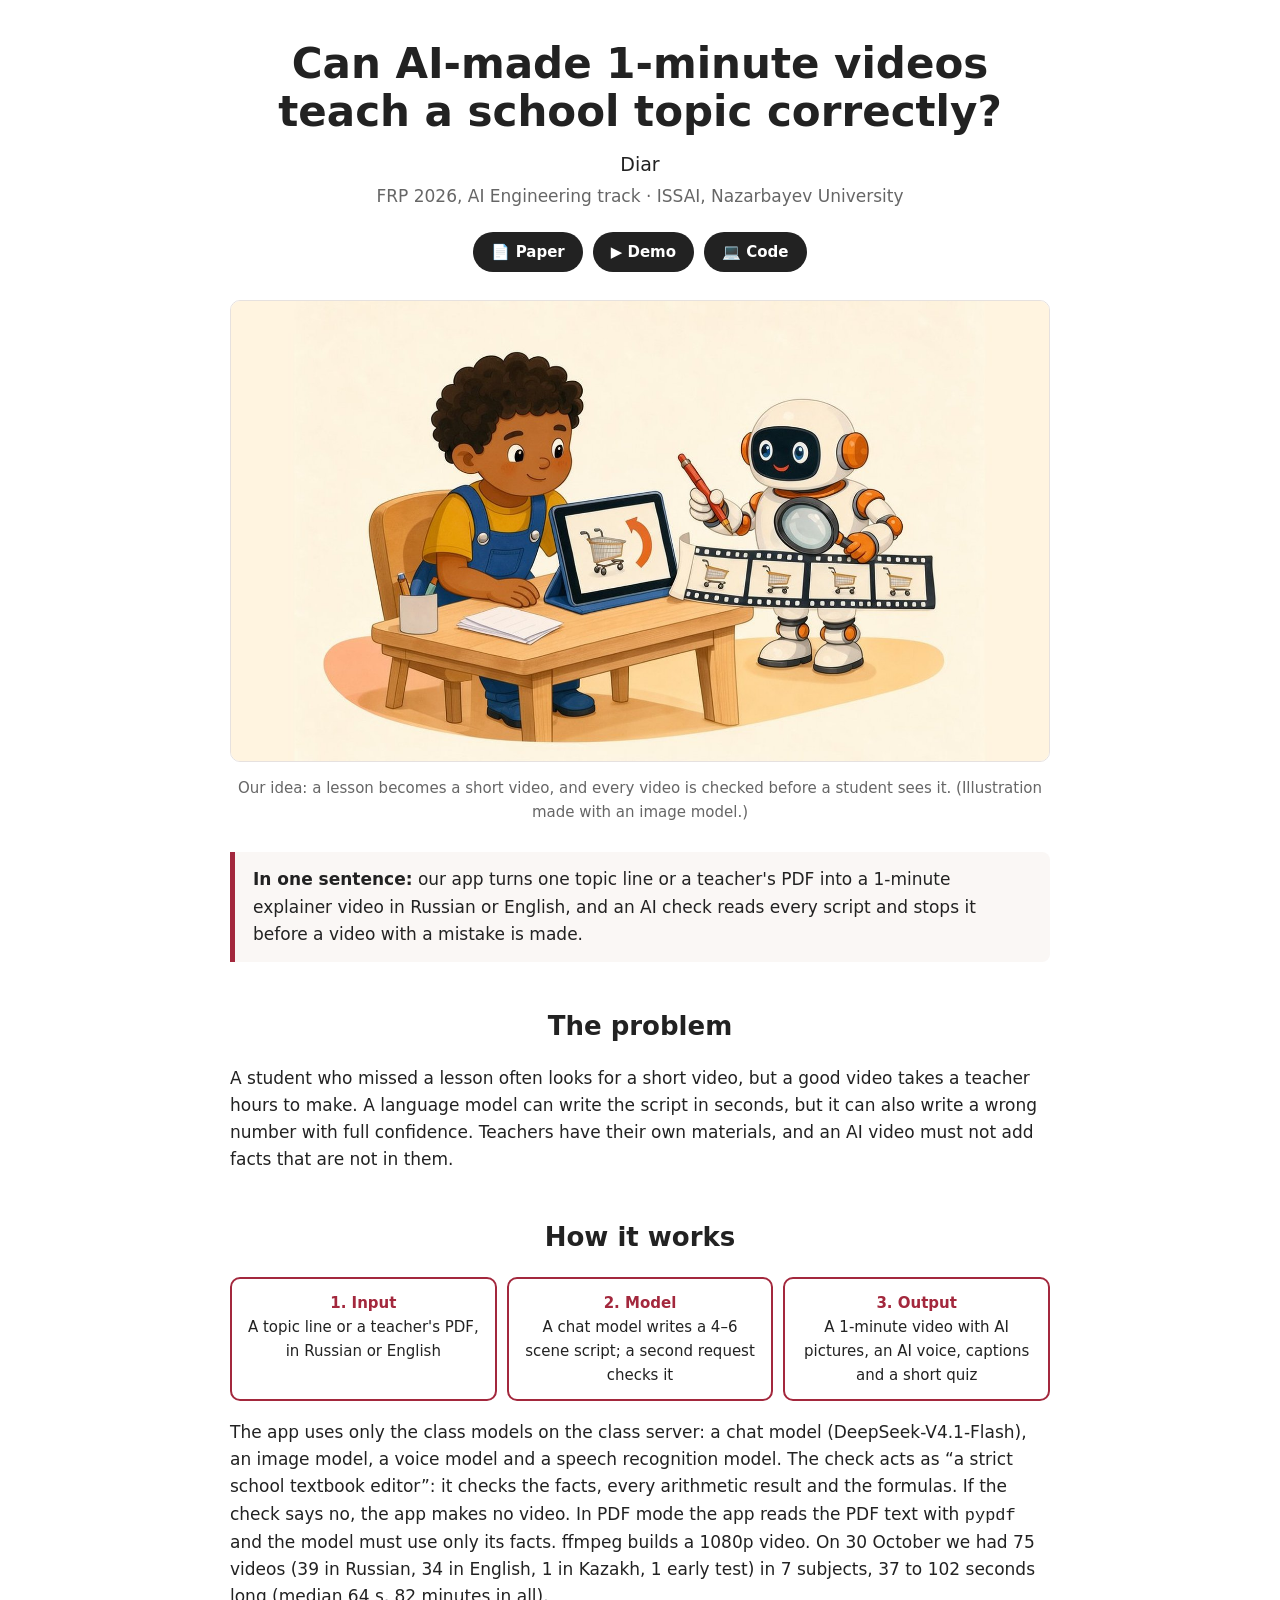
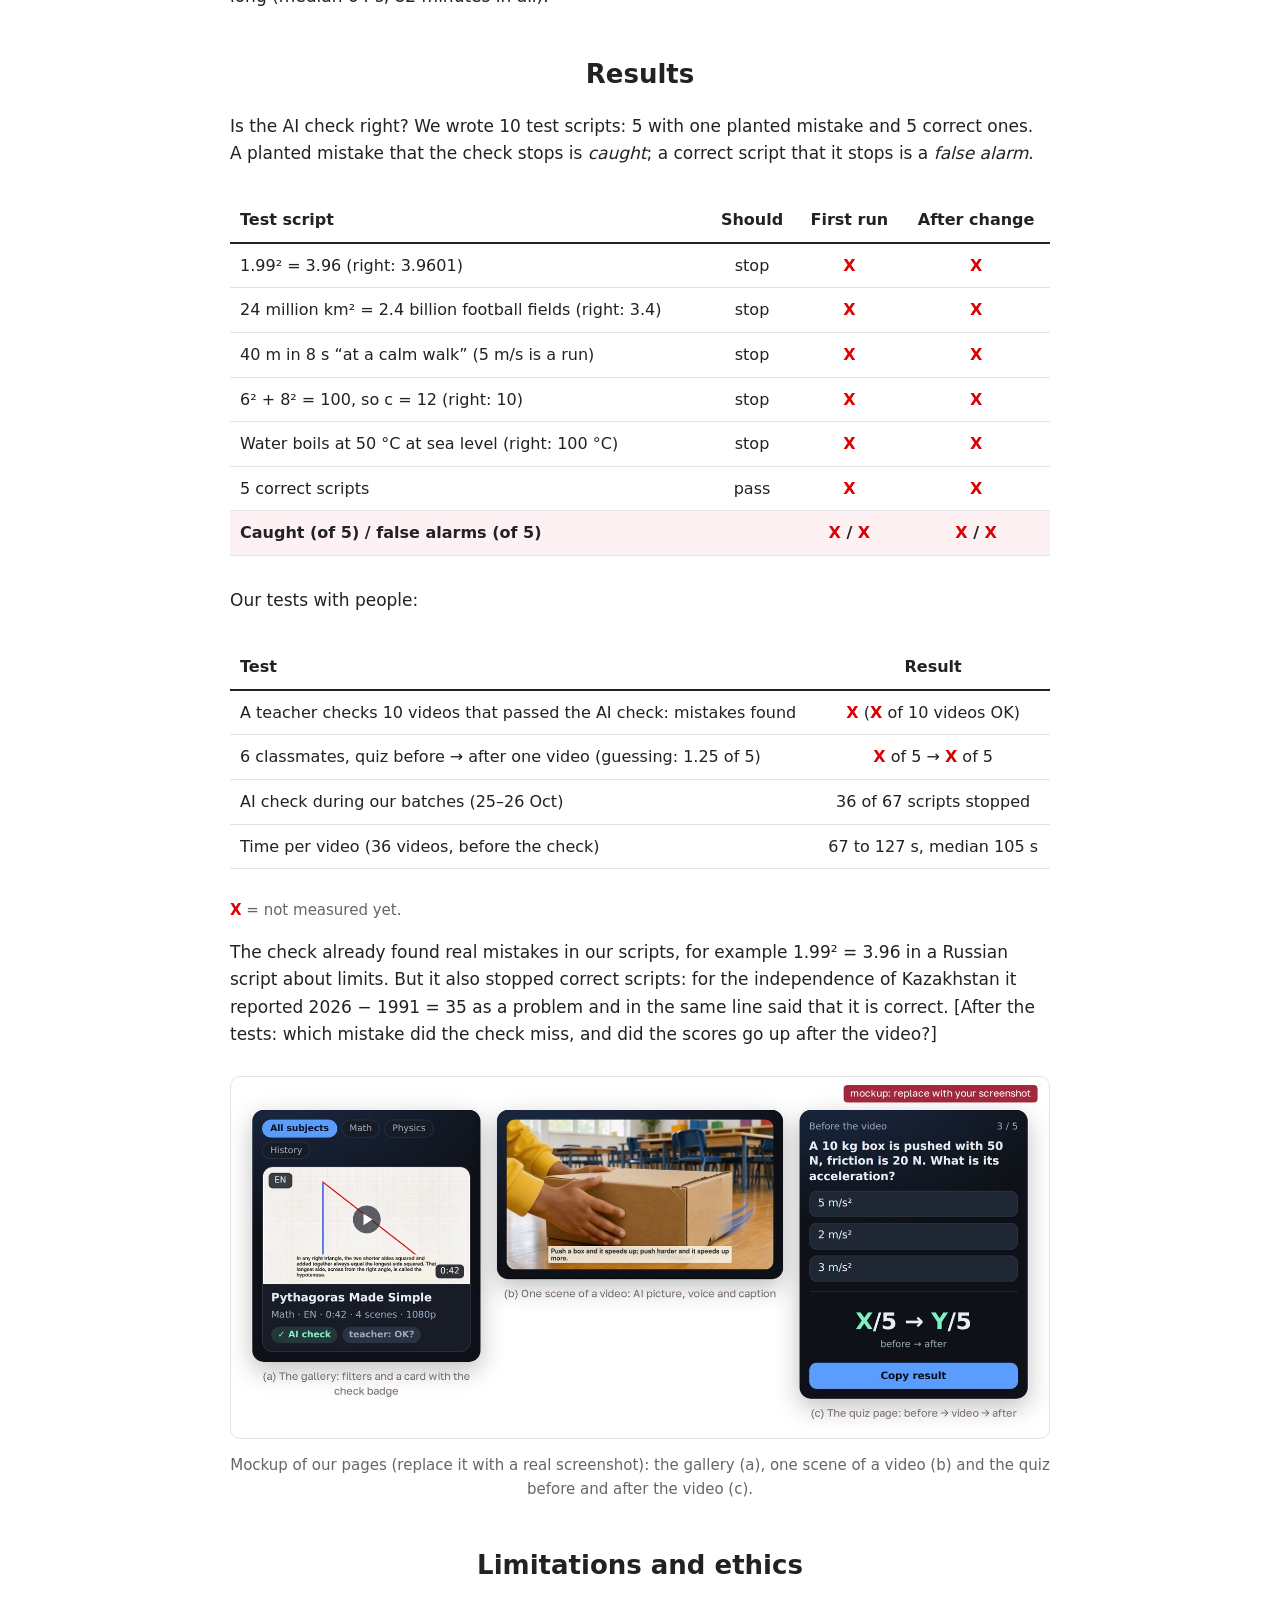
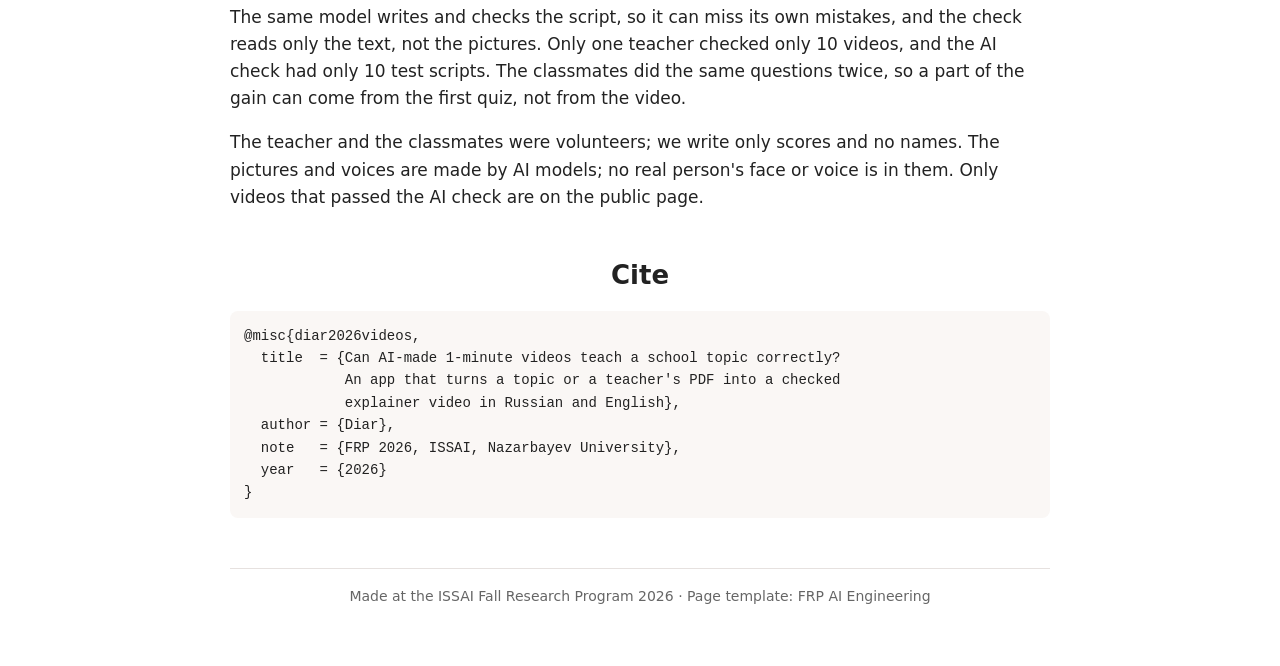
<file: projects/diar-page/index.html>
<!doctype html>
<!-- Our project page (FRP 2026). Filled from our paper kit (diar-paper/main.tex).
     Replace every [link] with a real link. Every red X is a number we have NOT measured yet:
     put in the same number as in our paper, or delete the sentence. Never invent a number.
     images/demo.jpg is a mockup: replace it with a real screenshot of our page (same name).
     Names: use first names only, and only after your mentor says the parents agreed. -->
<html lang="en">
<head>
<meta charset="utf-8">
<meta name="viewport" content="width=device-width, initial-scale=1">
<title>Checked 1-minute school videos — FRP 2026</title>
<meta name="description" content="An app that turns a topic or a teacher's PDF into a checked 1-minute explainer video in Russian and English.">
<style>
  :root { --accent: #A3283D; --ink: #222; --muted: #666; --line: #e6e1df; --soft: #faf7f5; }
  * { box-sizing: border-box; }
  body { margin: 0; font: 17px/1.6 system-ui, -apple-system, "Segoe UI", Roboto, sans-serif; color: var(--ink); background: #fff; }
  main { max-width: 860px; margin: 0 auto; padding: 40px 20px 60px; }
  header { text-align: center; }
  h1 { font-size: clamp(28px, 5vw, 42px); line-height: 1.15; margin: 0 0 12px; }
  .authors { font-size: 19px; } .aff { color: var(--muted); margin-top: 4px; }
  .links { display: flex; flex-wrap: wrap; gap: 10px; justify-content: center; margin: 22px 0 8px; }
  .links a { background: var(--ink); color: #fff; text-decoration: none; padding: 8px 18px; border-radius: 999px; font-weight: 600; font-size: 15px; }
  .links a.soon { background: #bbb; pointer-events: none; }
  figure { margin: 28px 0; } figure img { width: 100%; border-radius: 10px; border: 1px solid var(--line); }
  figcaption { color: var(--muted); font-size: 15px; text-align: center; margin-top: 6px; }
  h2 { font-size: 26px; margin: 44px 0 10px; text-align: center; }
  .tldr { background: var(--soft); border-left: 5px solid var(--accent); padding: 14px 18px; border-radius: 0 8px 8px 0; }
  .steps { display: grid; grid-template-columns: repeat(auto-fit, minmax(150px, 1fr)); gap: 10px; margin: 18px 0; }
  .steps div { border: 2px solid var(--accent); border-radius: 10px; padding: 12px; text-align: center; font-size: 15px; }
  .steps b { display: block; color: var(--accent); }
  table { width: 100%; border-collapse: collapse; font-size: 16px; margin: 14px 0; }
  th, td { padding: 9px 10px; border-bottom: 1px solid var(--line); text-align: center; }
  th { border-bottom: 2px solid var(--ink); } td:first-child, th:first-child { text-align: left; }
  tr.best td { font-weight: 700; background: #fdf1f3; }
  .table-wrap { overflow-x: auto; }
  @media (max-width: 600px) { table { font-size: 13px; } th, td { padding: 7px 3px; } }
  .x { color: #d00; font-weight: 700; }
  .note { color: var(--muted); font-size: 15px; }
  pre { background: var(--soft); padding: 14px; border-radius: 8px; overflow-x: auto; font-size: 14px; }
  footer { color: var(--muted); font-size: 14px; text-align: center; margin-top: 50px; border-top: 1px solid var(--line); padding-top: 16px; }
</style>
</head>
<body>
<main>
  <header>
    <h1>Can AI-made 1-minute videos teach a school topic correctly?</h1>
    <div class="authors">Diar</div>
    <div class="aff">FRP 2026, AI Engineering track · ISSAI, Nazarbayev University</div>
    <div class="links">
      <a href="paper.pdf">📄 Paper</a>
      <a href="https://basiggs.github.io/frp-2026/projects/school-video/pages/?v=2">▶ Demo</a>
      <a href="https://github.com/Basiggs/frp-2026">💻 Code</a>
    </div>
  </header>

  <figure>
    <img src="images/teaser.jpg" alt="A student at a tablet and a robot that checks a film strip with a magnifying glass">
    <figcaption>Our idea: a lesson becomes a short video, and every video is checked before a student sees it. (Illustration made with an image model.)</figcaption>
  </figure>

  <p class="tldr"><b>In one sentence:</b> our app turns one topic line or a teacher's PDF into a 1-minute explainer video in Russian or English, and an AI check reads every script and stops it before a video with a mistake is made.</p>

  <h2>The problem</h2>
  <p>A student who missed a lesson often looks for a short video, but a good video takes a teacher hours to make. A language model can write the script in seconds, but it can also write a wrong number with full confidence. Teachers have their own materials, and an AI video must not add facts that are not in them.</p>

  <h2>How it works</h2>
  <div class="steps">
    <div><b>1. Input</b>A topic line or a teacher's PDF, in Russian or English</div>
    <div><b>2. Model</b>A chat model writes a 4–6 scene script; a second request checks it</div>
    <div><b>3. Output</b>A 1-minute video with AI pictures, an AI voice, captions and a short quiz</div>
  </div>
  <p>The app uses only the class models on the class server: a chat model (DeepSeek-V4.1-Flash), an image model, a voice model and a speech recognition model. The check acts as “a strict school textbook editor”: it checks the facts, every arithmetic result and the formulas. If the check says no, the app makes no video. In PDF mode the app reads the PDF text with <code>pypdf</code> and the model must use only its facts. ffmpeg builds a 1080p video. On 30 October we had 75 videos (39 in Russian, 34 in English, 1 in Kazakh, 1 early test) in 7 subjects, 37 to 102 seconds long (median 64 s, 82 minutes in all).</p>

  <h2>Results</h2>
  <p>Is the AI check right? We wrote 10 test scripts: 5 with one planted mistake and 5 correct ones. A planted mistake that the check stops is <i>caught</i>; a correct script that it stops is a <i>false alarm</i>.</p>
  <div class="table-wrap"><table>
    <tr><th>Test script</th><th>Should</th><th>First run</th><th>After change</th></tr>
    <tr><td>1.99² = 3.96 (right: 3.9601)</td><td>stop</td><td><span class="x">X</span></td><td><span class="x">X</span></td></tr>
    <tr><td>24 million km² = 2.4 billion football fields (right: 3.4)</td><td>stop</td><td><span class="x">X</span></td><td><span class="x">X</span></td></tr>
    <tr><td>40 m in 8 s “at a calm walk” (5 m/s is a run)</td><td>stop</td><td><span class="x">X</span></td><td><span class="x">X</span></td></tr>
    <tr><td>6² + 8² = 100, so c = 12 (right: 10)</td><td>stop</td><td><span class="x">X</span></td><td><span class="x">X</span></td></tr>
    <tr><td>Water boils at 50 °C at sea level (right: 100 °C)</td><td>stop</td><td><span class="x">X</span></td><td><span class="x">X</span></td></tr>
    <tr><td>5 correct scripts</td><td>pass</td><td><span class="x">X</span></td><td><span class="x">X</span></td></tr>
    <tr class="best"><td>Caught (of 5) / false alarms (of 5)</td><td></td><td><span class="x">X</span> / <span class="x">X</span></td><td><span class="x">X</span> / <span class="x">X</span></td></tr>
  </table></div>
  <p>Our tests with people:</p>
  <div class="table-wrap"><table>
    <tr><th>Test</th><th>Result</th></tr>
    <tr><td>A teacher checks 10 videos that passed the AI check: mistakes found</td><td><span class="x">X</span> (<span class="x">X</span> of 10 videos OK)</td></tr>
    <tr><td>6 classmates, quiz before → after one video (guessing: 1.25 of 5)</td><td><span class="x">X</span> of 5 → <span class="x">X</span> of 5</td></tr>
    <tr><td>AI check during our batches (25–26 Oct)</td><td>36 of 67 scripts stopped</td></tr>
    <tr><td>Time per video (36 videos, before the check)</td><td>67 to 127 s, median 105 s</td></tr>
  </table></div>
  <p class="note"><span class="x">X</span> = not measured yet.</p>
  <p>The check already found real mistakes in our scripts, for example 1.99² = 3.96 in a Russian script about limits. But it also stopped correct scripts: for the independence of Kazakhstan it reported 2026 − 1991 = 35 as a problem and in the same line said that it is correct. [After the tests: which mistake did the check miss, and did the scores go up after the video?]</p>

  <figure>
    <img src="images/demo.jpg" alt="Mockup of the app: the video gallery, one scene of a video and the quiz page">
    <figcaption>Mockup of our pages (replace it with a real screenshot): the gallery (a), one scene of a video (b) and the quiz before and after the video (c).</figcaption>
  </figure>

  <h2>Limitations and ethics</h2>
  <p>The same model writes and checks the script, so it can miss its own mistakes, and the check reads only the text, not the pictures. Only one teacher checked only 10 videos, and the AI check had only 10 test scripts. The classmates did the same questions twice, so a part of the gain can come from the first quiz, not from the video.</p>
  <p>The teacher and the classmates were volunteers; we write only scores and no names. The pictures and voices are made by AI models; no real person's face or voice is in them. Only videos that passed the AI check are on the public page.</p>

  <h2>Cite</h2>
<pre>@misc{diar2026videos,
  title  = {Can AI-made 1-minute videos teach a school topic correctly?
            An app that turns a topic or a teacher's PDF into a checked
            explainer video in Russian and English},
  author = {Diar},
  note   = {FRP 2026, ISSAI, Nazarbayev University},
  year   = {2026}
}</pre>

  <footer>Made at the ISSAI Fall Research Program 2026 · Page template: FRP AI Engineering</footer>
</main>
</body>
</html>
</file>
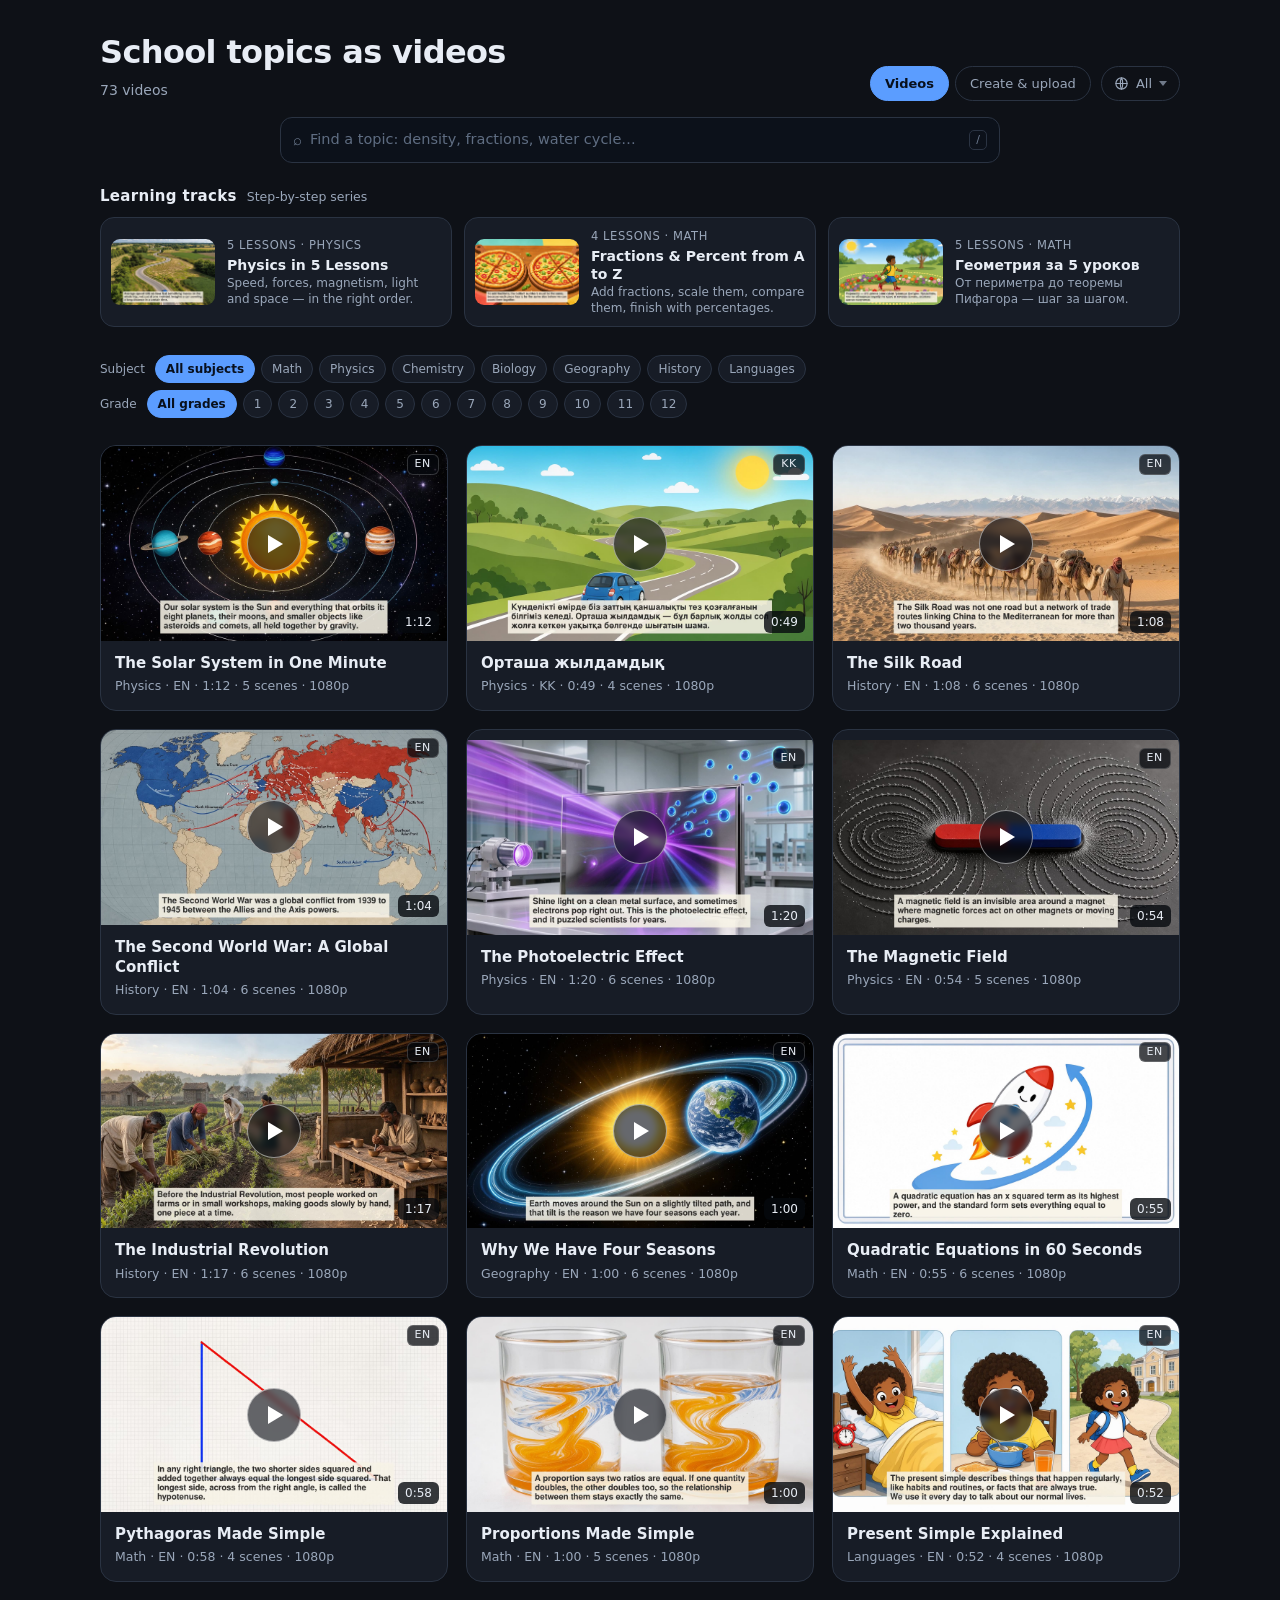
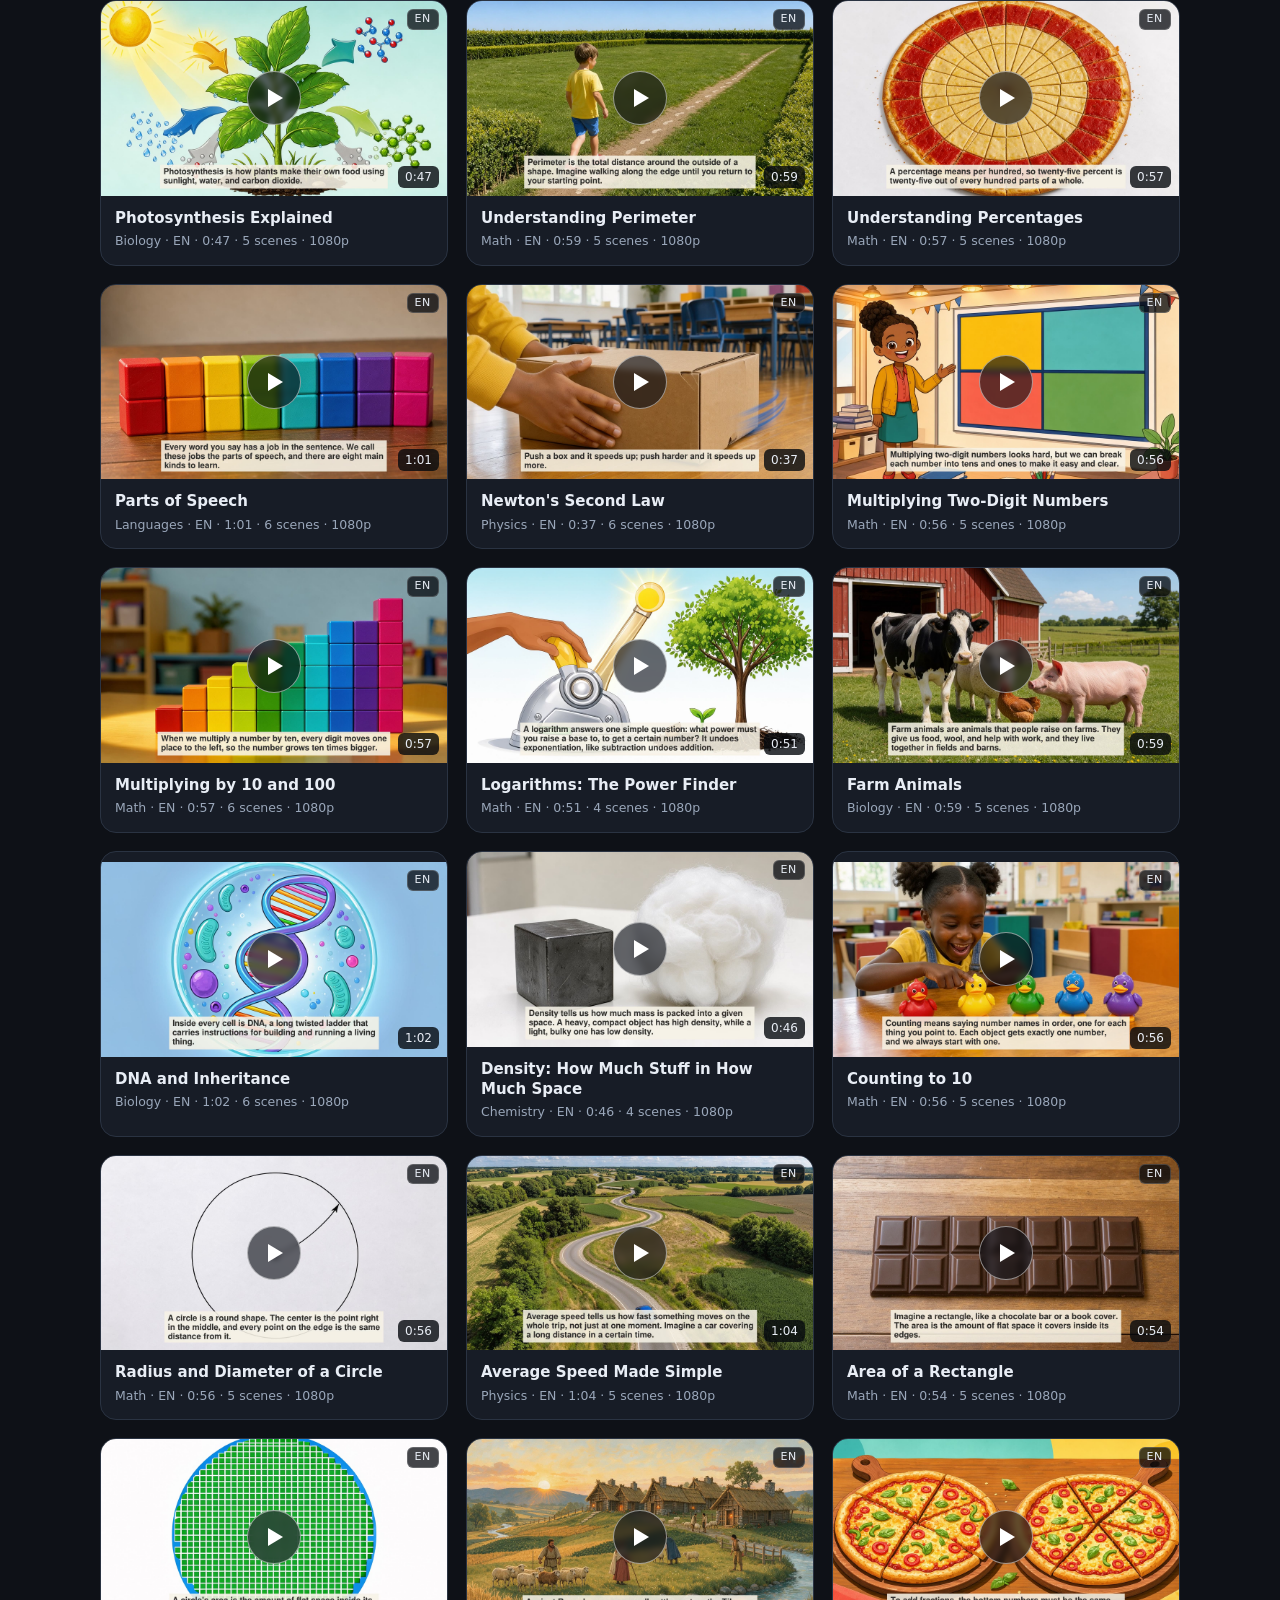
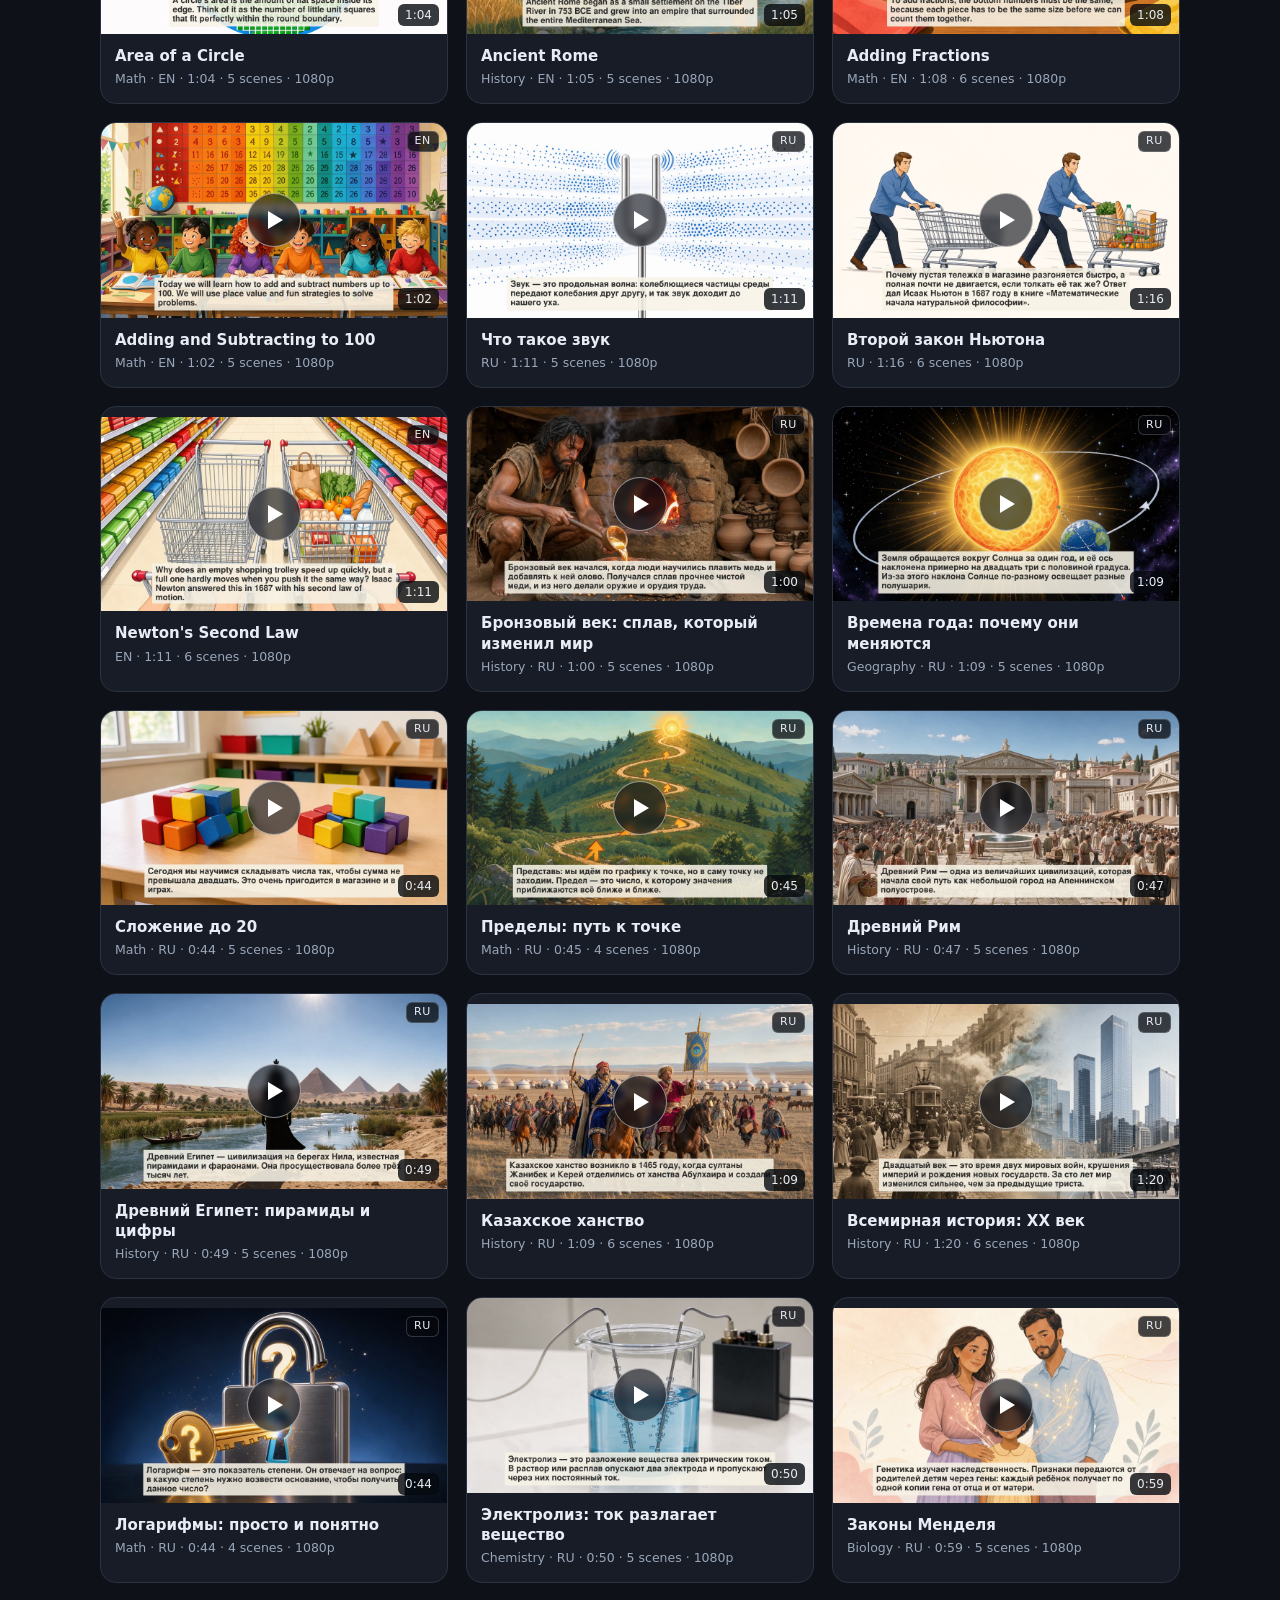
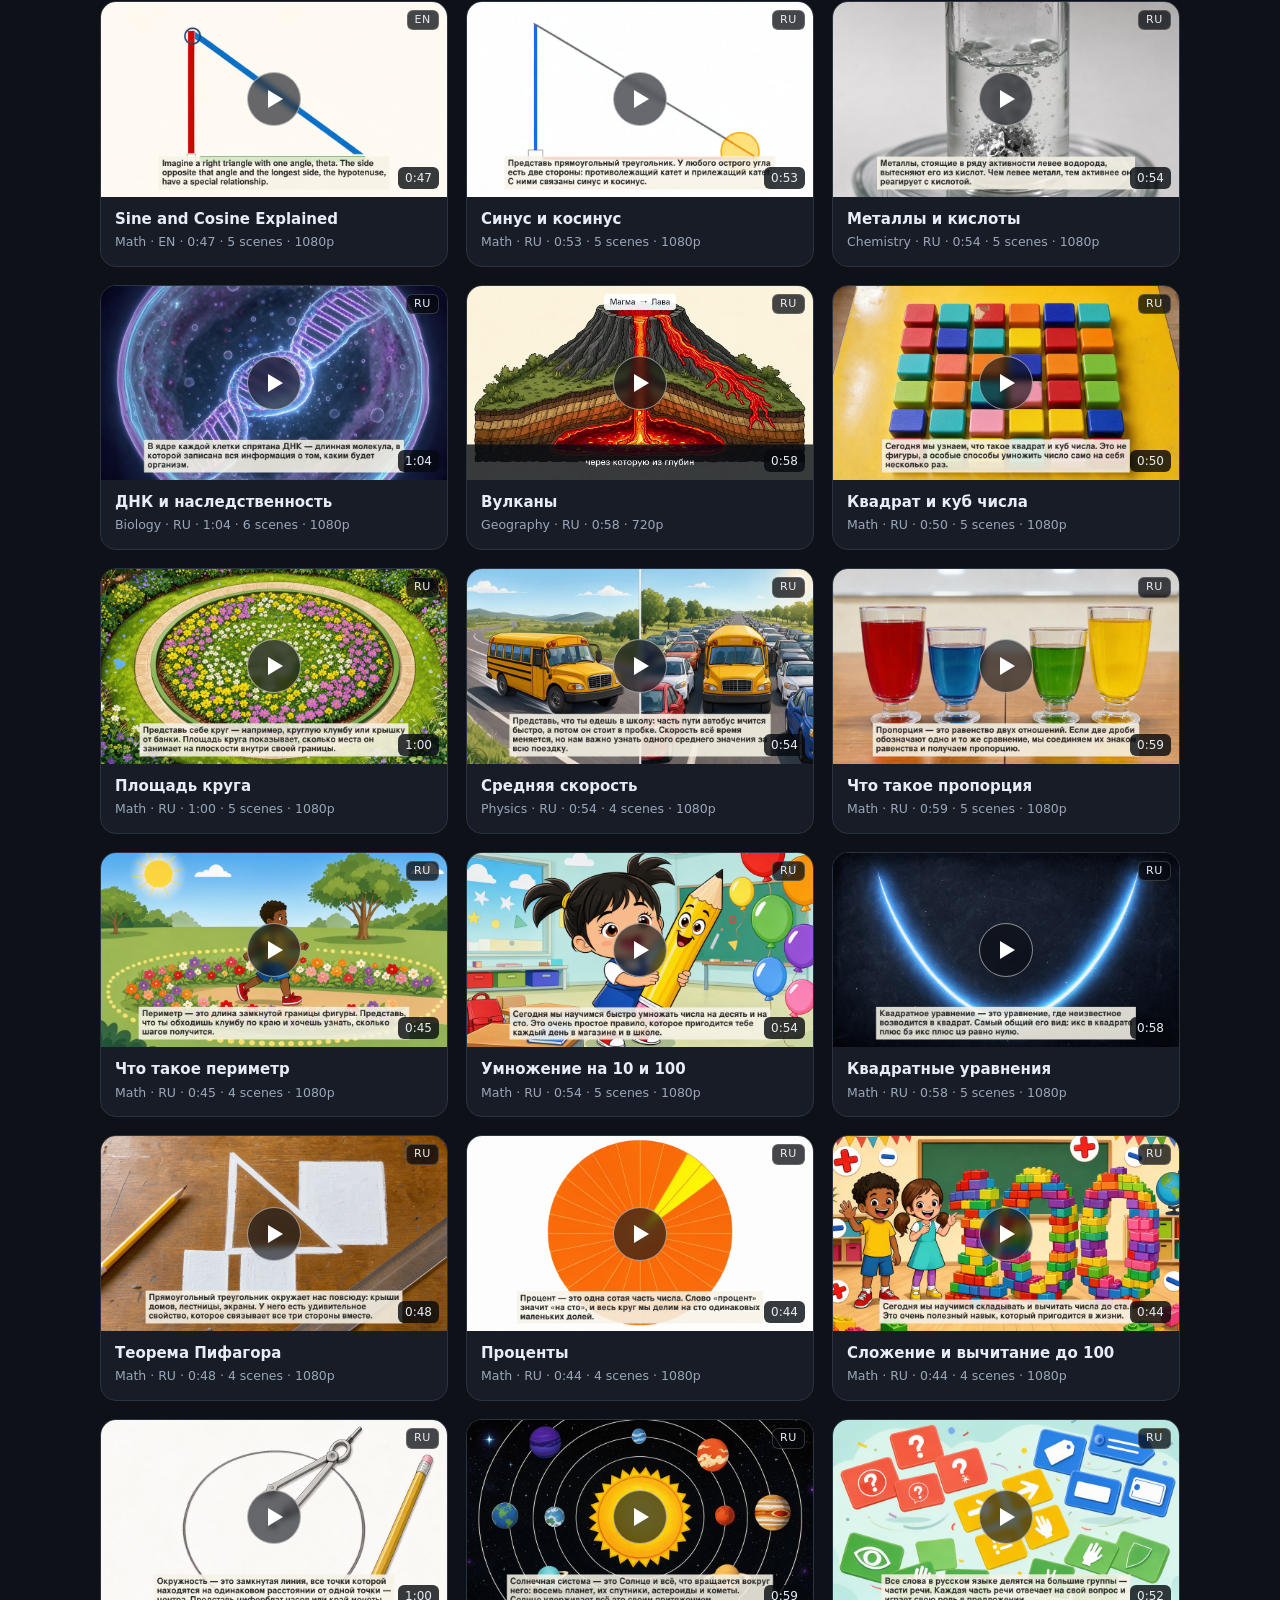
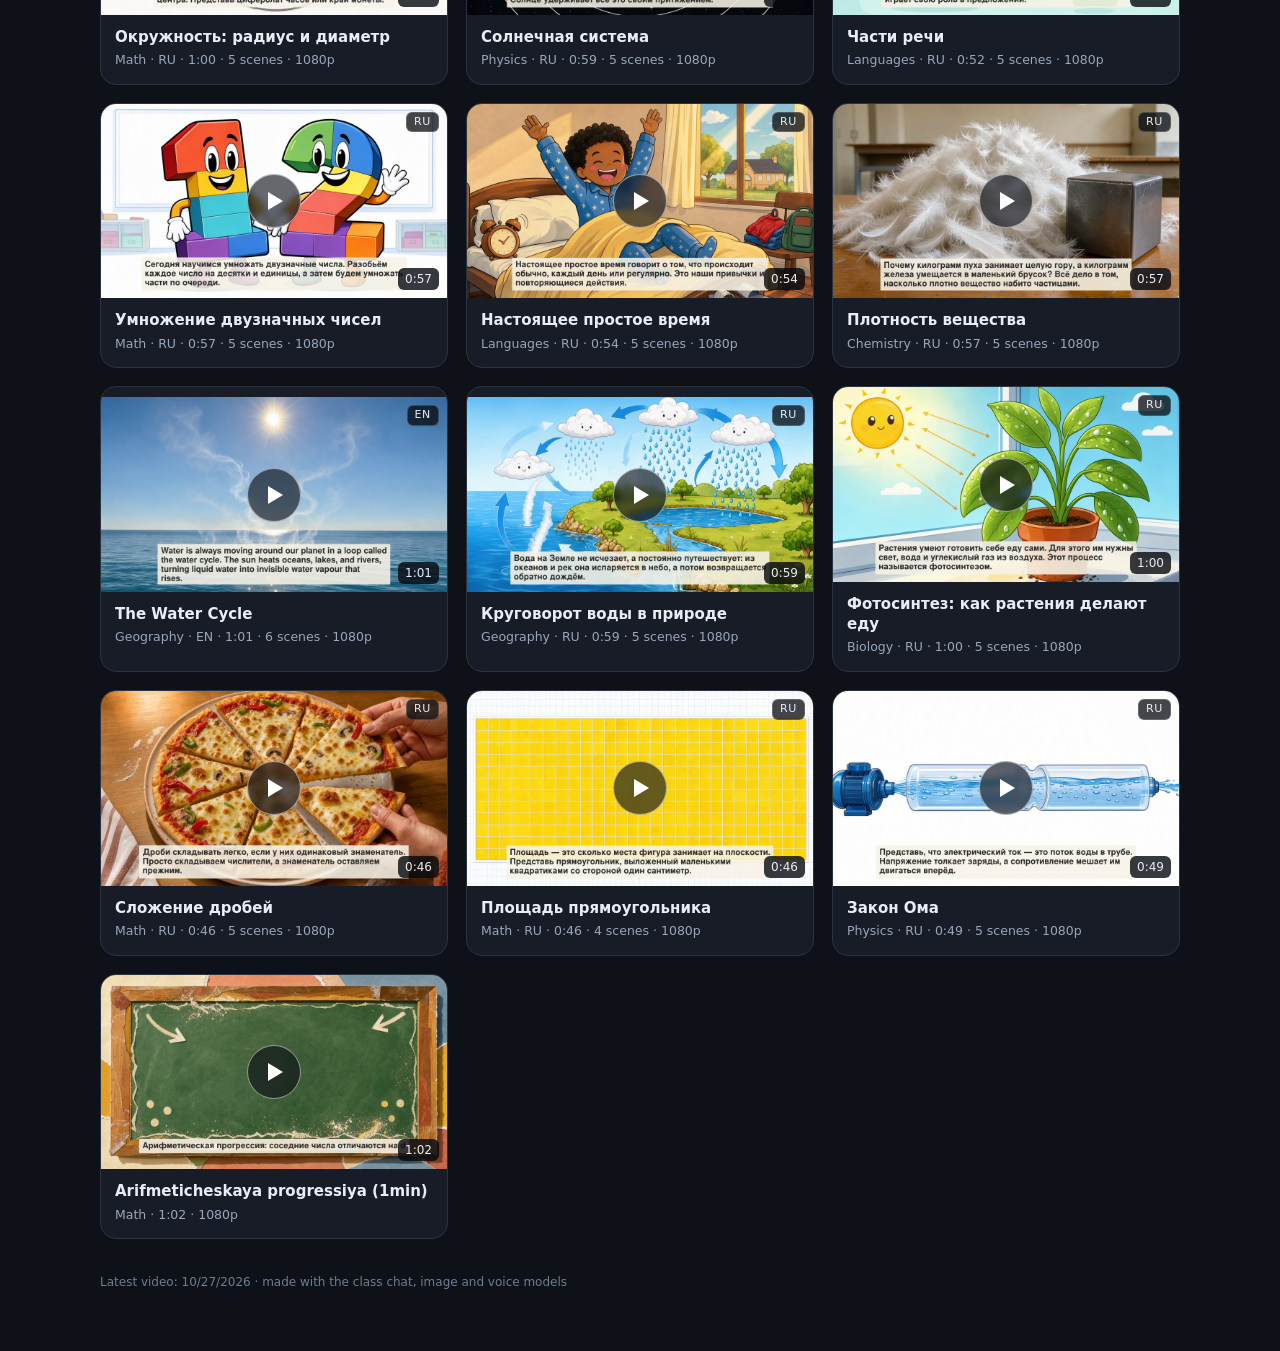
<file: projects/school-video/index.html>
<!DOCTYPE html>
<html lang="en">
<head>
<meta charset="utf-8">
<meta name="viewport" content="width=device-width, initial-scale=1">
<title>School topics as videos</title>
<link rel="stylesheet" href="style.css">
</head>
<body>
<div class="wrap">
  <header>
    <div class="headtop">
      <div>
        <h1>School topics as videos</h1>
        <div class="sub" id="count">Loading…</div>
      </div>
      <div class="headright">
        <nav class="nav" aria-label="Pages">
          <a href="index.html" class="on" aria-current="page">Videos</a>
          <a href="create.html">Create &amp; upload</a>
        </nav>
        <div class="langmenu">
          <button class="langbtn" id="langBtn" aria-haspopup="true" aria-expanded="false" aria-label="Language">
            <svg viewBox="0 0 24 24" width="15" height="15" aria-hidden="true" fill="none" stroke="currentColor" stroke-width="1.8" stroke-linecap="round"><circle cx="12" cy="12" r="9"/><path d="M3 12h18M12 3c2.5 3 2.5 15 0 18M12 3c-2.5 3-2.5 15 0 18"/></svg>
            <span class="langlabel">All</span>
            <span class="caret" aria-hidden="true"></span>
          </button>
          <div class="langlist" id="langList" role="group" aria-label="Filter by language">
            <button class="chip" data-lang="" aria-pressed="true">All</button>
            <button class="chip" data-lang="ru" aria-pressed="false">Русский</button>
            <button class="chip" data-lang="en" aria-pressed="false">English</button>
            <button class="chip" data-lang="kk" aria-pressed="false">Қазақша</button>
          </div>
        </div>
      </div>
    </div>
    <div class="searchrow headsearch">
      <label class="box">
        <span class="icon">⌕</span>
        <input type="text" id="search" placeholder="Find a topic: density, fractions, water cycle…"
               aria-label="Find a topic" autocomplete="off">
        <button type="button" class="clear" id="clearSearch" aria-label="Clear search" hidden>×</button>
        <kbd>/</kbd>
      </label>
    </div>
  </header>

  <section id="now" aria-live="polite">
    <div class="playerbox">
      <video id="player" controls playsinline preload="metadata"></video>
      <div class="midq" id="midq" hidden aria-live="assertive"></div>
    </div>
    <div class="nowbar">
      <div>
        <h2 id="nowTitle"></h2>
        <div class="meta" id="nowMeta"></div>
      </div>
      <div class="spacer"></div>
      <a class="ghost" id="download" download>Download</a>
      <button class="ghost" id="testBtn" hidden>Test</button>
      <button class="ghost" id="close">Close</button>
    </div>
    <div class="chapters" id="chapters" hidden aria-label="Video chapters">
      <div class="chapstrip" id="chapstrip"><div class="chapprog" id="chapprog"></div></div>
      <div class="chaplist" id="chaplist"></div>
    </div>
    <div class="quiz" id="quiz" hidden aria-live="polite"></div>
    <div class="upnext" id="upnext" hidden aria-live="polite"></div>
  </section>

  <section class="tracks" id="tracks" hidden aria-label="Learning tracks">
    <div class="trackshead">
      <h2>Learning tracks</h2>
      <span>Step-by-step series</span>
    </div>
    <div class="trackrow" id="trackrow"></div>
  </section>

  <div class="trackbar" id="trackbar" hidden>
    <span id="trackbarText"></span>
    <span class="spacer"></span>
    <button class="ghost" id="trackClear" type="button">Clear track</button>
  </div>

  <div class="filterbar" id="filterbar">
    <div class="searchrow gradebar">
      <span class="gradehint">Subject</span>
      <div class="chips" id="courses" role="group" aria-label="Filter by subject"></div>
    </div>

    <div class="searchrow gradebar">
      <span class="gradehint">Grade</span>
      <div class="chips" id="grades" role="group" aria-label="Filter by grade"></div>
      <span class="gradehint" id="gradeHint"></span>
    </div>
  </div>

  <div class="ideas" id="ideas" hidden>
    <h3 id="ideaTitle"></h3>
    <div class="chips" id="ideachips"></div>
  </div>

  <main class="grid" id="grid"></main>
  <div class="empty" id="empty" hidden>No videos in this language yet.</div>
  <footer id="foot"></footer>
</div>

<script src="common.js"></script>
<script src="gallery.js"></script>

</body>
</html>
</file>
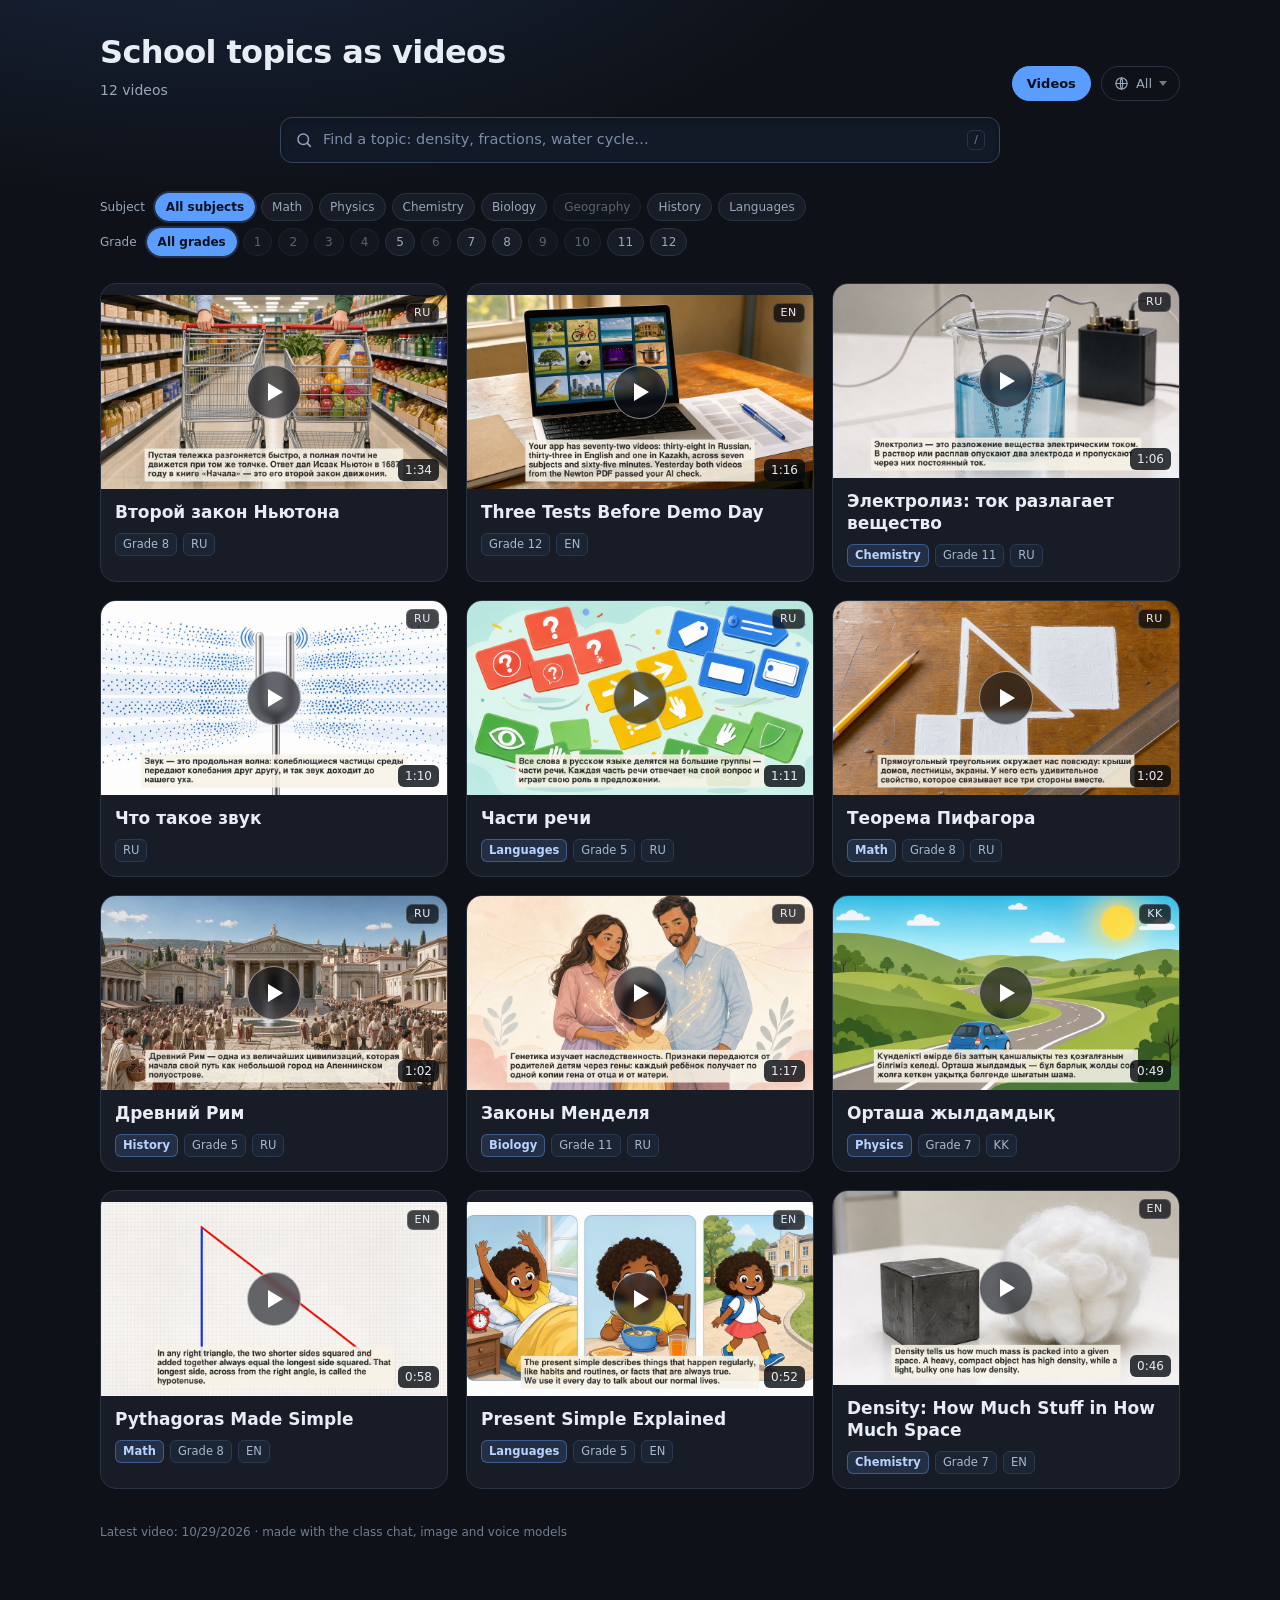
<file: projects/school-video/pages/index.html>
<!DOCTYPE html>
<html lang="en">
<head>
<meta charset="utf-8">
<meta name="viewport" content="width=device-width, initial-scale=1">
<title>School topics as videos</title>
<link rel="stylesheet" href="style.css?v=2">
</head>
<body>
<div class="wrap">
  <header>
    <div class="headtop">
      <div>
        <h1 data-i18n="title">School topics as videos</h1>
        <div class="sub" id="count">Loading…</div>
      </div>
      <div class="headright">
        <nav class="nav" aria-label="Pages">
          <a href="index.html" class="on" aria-current="page" data-i18n="navVideos">Videos</a>
        </nav>
        <div class="langmenu">
          <button class="langbtn" id="langBtn" aria-haspopup="true" aria-expanded="false" aria-label="Language">
            <svg viewBox="0 0 24 24" width="15" height="15" aria-hidden="true" fill="none" stroke="currentColor" stroke-width="1.8" stroke-linecap="round"><circle cx="12" cy="12" r="9"/><path d="M3 12h18M12 3c2.5 3 2.5 15 0 18M12 3c-2.5 3-2.5 15 0 18"/></svg>
            <span class="langlabel">All</span>
            <span class="caret" aria-hidden="true"></span>
          </button>
          <div class="langlist" id="langList" role="group" aria-label="Filter by language">
            <button class="chip" data-lang="" aria-pressed="true">All</button>
            <button class="chip" data-lang="ru" aria-pressed="false">Русский</button>
            <button class="chip" data-lang="en" aria-pressed="false">English</button>
            <button class="chip" data-lang="kk" aria-pressed="false">Қазақша</button>
          </div>
        </div>
      </div>
    </div>
    <div class="searchrow headsearch">
      <label class="box">
        <span class="icon" aria-hidden="true"><svg width="18" height="18" viewBox="0 0 24 24" fill="none" stroke="currentColor" stroke-width="2" stroke-linecap="round"><circle cx="11" cy="11" r="7"/><path d="m16.5 16.5 4 4"/></svg></span>
        <input type="text" id="search" data-i18n-ph="search" placeholder="Find a topic: density, fractions, water cycle…"
               aria-label="Find a topic" autocomplete="off" data-i18n-aria="searchAria">
        <button type="button" class="clear" id="clearSearch" aria-label="Clear search" hidden>×</button>
        <kbd>/</kbd>
      </label>
    </div>
  </header>

  <section id="now" aria-live="polite">
    <div class="playerbox">
      <video id="player" controls playsinline preload="metadata"></video>
      <div class="midq" id="midq" hidden aria-live="assertive"></div>
    </div>
    <div class="nowbar">
      <div>
        <h2 id="nowTitle"></h2>
        <div class="meta" id="nowMeta"></div>
      </div>
      <div class="spacer"></div>
      <a class="ghost" id="download" download data-i18n="download">Download</a>
      <button class="ghost" id="testBtn" hidden data-i18n="test">Test</button>
      <button class="ghost" id="close" data-i18n="close">Close</button>
    </div>
    <div class="chapters" id="chapters" hidden aria-label="Video chapters">
      <div class="chapstrip" id="chapstrip"><div class="chapprog" id="chapprog"></div></div>
      <div class="chaplist" id="chaplist"></div>
    </div>
    <div class="quiz" id="quiz" hidden aria-live="polite"></div>
    <div class="upnext" id="upnext" hidden aria-live="polite"></div>
  </section>

  <section class="tracks" id="tracks" hidden aria-label="Learning tracks">
    <div class="trackshead">
      <h2 data-i18n="tracks">Learning tracks</h2>
      <span data-i18n="stepSeries">Step-by-step series</span>
    </div>
    <div class="trackrow" id="trackrow"></div>
  </section>

  <div class="trackbar" id="trackbar" hidden>
    <span id="trackbarText"></span>
    <span class="spacer"></span>
    <button class="ghost" id="trackClear" type="button" data-i18n="clearTrack">Clear track</button>
  </div>

  <div class="filterbar" id="filterbar">
    <div class="searchrow gradebar">
      <span class="gradehint" data-i18n="subject">Subject</span>
      <div class="chips" id="courses" role="group" aria-label="Filter by subject"></div>
    </div>

    <div class="searchrow gradebar">
      <span class="gradehint" data-i18n="grade">Grade</span>
      <div class="chips" id="grades" role="group" aria-label="Filter by grade"></div>
      <span class="gradehint" id="gradeHint"></span>
    </div>
  </div>

  <div class="ideas" id="ideas" hidden>
    <h3 id="ideaTitle"></h3>
    <div class="chips" id="ideachips"></div>
  </div>

  <main class="grid" id="grid"></main>
  <div class="empty" id="empty" hidden>No videos in this language yet.</div>
  <footer id="foot"></footer>
</div>

<script src="common.js?v=2"></script>
<script src="gallery.js?v=2"></script>

</body>
</html>
</file>
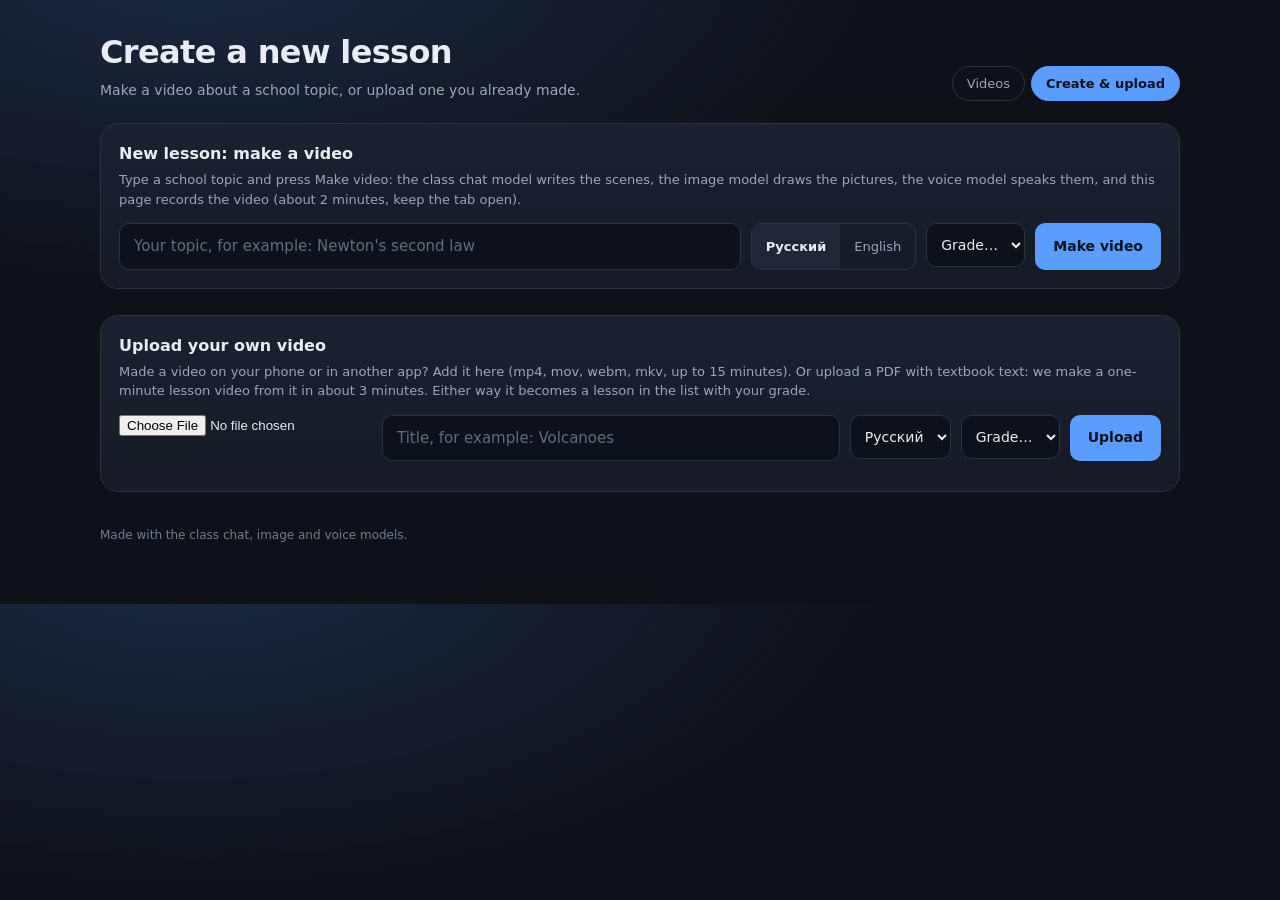
<file: projects/school-video/create.html>
<!DOCTYPE html>
<html lang="en">
<head>
<meta charset="utf-8">
<meta name="viewport" content="width=device-width, initial-scale=1">
<title>Create a lesson — School topics as videos</title>
<link rel="stylesheet" href="style.css">
</head>
<body>
  <div class="wrap">
  <header>
    <div class="headtop">
      <div>
        <h1>Create a new lesson</h1>
        <div class="sub">Make a video about a school topic, or upload one you already made.</div>
      </div>
      <div class="headright">
        <nav class="nav" aria-label="Pages">
          <a href="index.html">Videos</a>
          <a href="create.html" class="on" aria-current="page">Create &amp; upload</a>
        </nav>

      </div>
    </div>
  </header>

  <section class="maker">
    <h2>New lesson: make a video</h2>
    <p class="hint">Type a school topic and press Make video: the class chat model writes the scenes, the image model draws the pictures, the voice model speaks them, and this page records the video (about 2 minutes, keep the tab open).</p>
    <form id="scriptForm" autocomplete="off">
      <input type="text" id="topic" placeholder="Your topic, for example: Newton's second law" aria-label="Topic">
      <div class="seg" role="group" aria-label="Language of the script">
        <button type="button" class="langchip" data-lang="ru" aria-pressed="true">Русский</button>
        <button type="button" class="langchip" data-lang="en" aria-pressed="false">English</button>
      </div>
      <select id="gradePick" aria-label="Grade of the video">
        <option value="">Grade…</option>
      </select>
      <button type="submit" class="primary" id="write">Make video</button>
    </form>
    <div id="scriptOut" hidden></div>
    <div class="ideas" id="ideas" hidden>
      <h3 id="ideaTitle"></h3>
      <div class="chips" id="ideachips"></div>
    </div>
  </section>

  <section class="maker">
    <h2>Upload your own video</h2>
    <p class="hint">Made a video on your phone or in another app? Add it here (mp4, mov, webm, mkv, up to 15 minutes). Or upload a PDF with textbook text: we make a one-minute lesson video from it in about 3 minutes. Either way it becomes a lesson in the list with your grade.</p>
    <form id="upForm" autocomplete="off">
      <input type="file" id="upFile" accept="video/*,.mkv,.mov,.pdf,application/pdf" aria-label="Your video file">
      <input type="text" id="upTitle" placeholder="Title, for example: Volcanoes" aria-label="Title">
      <select id="upLang" aria-label="Language of the video">
        <option value="ru">Русский</option>
        <option value="en">English</option>
      </select>
      <select id="upGrade" aria-label="Grade of the video">
        <option value="">Grade…</option>
      </select>
      <button type="submit" class="primary" id="upBtn">Upload</button>
    </form>
    <div class="status" id="upNote" role="status"></div>
  </section>

  <footer id="foot">Made with the class chat, image and voice models.</footer>
</div>
<script src="common.js"></script>
<script src="create.js"></script>
</body>
</html>
</file>
<file: projects/school-video/style.css>
:root{
    --bg:#0e1117; --panel:#171c26; --panel2:#1f2634; --line:#2a3342;
    --text:#e8edf5; --dim:#9aa7ba; --accent:#5b9dff; --accent2:#7ef0c4;
  }
  *{box-sizing:border-box}
  body{margin:0;background:radial-gradient(1200px 600px at 15% -10%,#1b2a45 0%,transparent 60%),var(--bg);
       color:var(--text);font:16px/1.5 system-ui,-apple-system,"Segoe UI",Roboto,sans-serif}
  .wrap{max-width:1120px;margin:0 auto;padding:28px 20px 60px}
  header{margin-bottom:22px}
  .headtop{display:flex;flex-wrap:wrap;align-items:flex-end;gap:12px;justify-content:space-between}
  header .headsearch{margin:16px auto 0;max-width:720px;justify-content:center}
  header .headsearch .box{flex:0 1 720px}
  h1{margin:0;font-size:clamp(22px,3vw,32px);letter-spacing:-.02em}
  .sub{color:var(--dim);font-size:14px;margin-top:4px}
  .chips{display:flex;gap:8px}
  .chip{border:1px solid var(--line);background:var(--panel);color:var(--dim);border-radius:999px;
        padding:7px 14px;font:inherit;font-size:13px;cursor:pointer;transition:.15s}
  .chip:hover{color:var(--text);border-color:#3c4a60}
  .chip[aria-pressed="true"]{background:var(--accent);border-color:var(--accent);color:#08101d;font-weight:600}

  #now{display:none;background:var(--panel);border:1px solid var(--line);border-radius:18px;
       padding:14px;margin-bottom:26px;box-shadow:0 20px 60px rgba(0,0,0,.35)}
  #now.on{display:block;animation:rise .25s ease-out}
  #now video{width:100%;aspect-ratio:16/9;border-radius:12px;background:#000;display:block}
  .playerbox{position:relative}
  .midq{position:absolute;inset:0;display:flex;align-items:center;justify-content:center;
        background:rgba(6,10,18,.6);border-radius:12px;padding:16px;z-index:5;animation:rise .18s ease-out}
  .midq[hidden]{display:none}
  .midq .ask{background:var(--panel);border:1px solid var(--line);border-radius:14px;
        width:min(640px,100%);max-height:100%;overflow:auto;padding:16px 18px;
        box-shadow:0 18px 50px rgba(0,0,0,.5)}
  .midq h3{margin:0 0 10px;font-size:14px;color:var(--accent2);text-transform:uppercase;letter-spacing:.04em}
  .midq h3 span{color:var(--dim);font-weight:400;text-transform:none;letter-spacing:0;margin-left:6px;font-size:12px}
  .midq p{margin:0 0 12px;font-size:16.5px;line-height:1.45}
  .midq .row{display:flex;align-items:center;gap:12px;flex-wrap:wrap;margin-top:12px}
  .midq .fb{font-size:13.5px;color:var(--dim);max-width:70%}
  .midq .fb.ok{color:#9fe0c6}
  .midq .fb.bad{color:#ffb3b3}
  .nowbar{display:flex;align-items:center;gap:12px;flex-wrap:wrap;padding:12px 6px 2px}
  .nowbar h2{margin:0;font-size:17px;font-weight:650}
  .nowbar .meta{color:var(--dim);font-size:13px}
  .nowbar .spacer{flex:1}
  .ghost{border:1px solid var(--line);background:var(--panel2);color:var(--text);border-radius:10px;
         padding:8px 12px;font:inherit;font-size:13px;cursor:pointer;text-decoration:none}
  .ghost:hover{border-color:#41516a}

  .grid{display:grid;grid-template-columns:repeat(auto-fill,minmax(260px,1fr));gap:18px}
  .card{position:relative;padding:0;border:1px solid var(--line);border-radius:16px;overflow:hidden;
        background:var(--panel);cursor:pointer;text-align:left;color:inherit;font:inherit;
        transition:transform .18s,border-color .18s,box-shadow .18s}
  .card:hover{transform:translateY(-3px);border-color:#3f5170;box-shadow:0 14px 34px rgba(0,0,0,.4)}
  .card:focus-visible{outline:2px solid var(--accent);outline-offset:2px}
  .card[aria-current="true"]{border-color:var(--accent);box-shadow:0 0 0 1px var(--accent) inset}
  .thumb{position:relative;aspect-ratio:16/9;background:#0a0d13}
  .thumb img{width:100%;height:100%;object-fit:cover;display:block}
  .play{position:absolute;inset:0;display:grid;place-items:center}
  .play span{width:54px;height:54px;border-radius:50%;background:rgba(10,14,22,.62);
              border:1px solid rgba(255,255,255,.5);display:grid;place-items:center;
              transition:.18s;backdrop-filter:blur(3px)}
  .play span::after{content:"";margin-left:3px;border-style:solid;border-width:9px 0 9px 15px;
                    border-color:transparent transparent transparent #fff}
  .card:hover .play span{background:var(--accent);border-color:var(--accent)}
  .card:hover .play span::after{border-left-color:#08101d}
  .dur{position:absolute;right:8px;bottom:8px;background:rgba(6,9,14,.8);border-radius:6px;
       padding:2px 7px;font-size:12px;font-variant-numeric:tabular-nums}
  .lang{position:absolute;right:8px;top:8px;background:rgba(6,9,14,.75);border:1px solid rgba(255,255,255,.18);
        border-radius:6px;padding:1px 7px;font-size:11px;letter-spacing:.06em;text-transform:uppercase}
  .body{padding:12px 14px 14px}
  .body h3{margin:0 0 4px;font-size:15px;line-height:1.35;font-weight:650}
  .body p{margin:0;color:var(--dim);font-size:12.5px}
  .searchrow{display:flex;gap:10px;align-items:center;margin:0 0 18px}
  .searchrow .box{flex:1;display:flex;align-items:center;gap:8px;background:#0c111a;
        border:1px solid var(--line);border-radius:12px;padding:0 12px}
  .searchrow .box:focus-within{border-color:var(--accent)}
  .searchrow .box .icon{color:#6f7d92;font-size:15px}
  .searchrow input{flex:1;background:transparent;border:0;color:var(--text);font:inherit;
        font-size:14.5px;padding:11px 0;outline:none;min-width:0}
  .searchrow input::placeholder{color:#5f6d82}
  .searchrow .clear{border:0;background:transparent;color:var(--dim);font:inherit;font-size:18px;
        line-height:1;cursor:pointer;padding:4px 6px;border-radius:6px}
  .searchrow .clear:hover{color:var(--text);background:var(--panel2)}
  .searchrow kbd{color:#6f7d92;font-size:11px;border:1px solid var(--line);border-radius:5px;padding:1px 6px;font-family:inherit}
  .empty{color:var(--dim);padding:30px 0}

  .maker{background:linear-gradient(180deg,#1a2231,#151a24);border:1px solid var(--line);
         border-radius:18px;padding:18px;margin-bottom:26px}
  .maker h2{margin:0 0 4px;font-size:16px;font-weight:650}
  .maker .hint{color:var(--dim);font-size:13px;margin:0 0 14px}
  .maker form{display:flex;gap:10px;flex-wrap:wrap}
  .maker input[type=text]{flex:1 1 280px;min-width:0;background:#0c111a;border:1px solid var(--line);
       color:var(--text);border-radius:10px;padding:11px 14px;font:inherit;font-size:15px}
  .maker input[type=text]:focus{outline:none;border-color:var(--accent)}
  .maker input[type=text]::placeholder{color:#5f6d82}
  .maker select{background:#0c111a;border:1px solid var(--line);color:var(--text);border-radius:10px;
    padding:0 10px;font:inherit;font-size:14px;height:44px}
  .maker select:focus{outline:none;border-color:var(--accent)}
  .seg{display:flex;border:1px solid var(--line);border-radius:10px;overflow:hidden}
  .seg button{border:0;background:transparent;color:var(--dim);padding:0 14px;font:inherit;font-size:13px;cursor:pointer}
  .seg button[aria-pressed="true"]{background:var(--panel2);color:var(--text);font-weight:600}
  .primary{border:0;border-radius:10px;padding:11px 18px;font:inherit;font-size:14px;font-weight:650;
           background:var(--accent);color:#08101d;cursor:pointer}
  .primary:hover{filter:brightness(1.08)}
  .primary:disabled{opacity:.55;cursor:progress}

  #scriptOut{margin-top:16px;border-top:1px solid var(--line);padding-top:14px}
  .outhead{display:flex;align-items:center;gap:10px;flex-wrap:wrap;margin-bottom:12px}
  .outhead h3{margin:0;font-size:15px}
  .outhead .meta{color:var(--dim);font-size:12.5px}
  .scenelist{display:grid;gap:10px;margin:0;padding:0;list-style:none}
  .scene{display:grid;grid-template-columns:28px 1fr;gap:10px;background:var(--panel2);
         border:1px solid var(--line);border-radius:12px;padding:11px 13px}
  .scene .num{color:var(--accent2);font-variant-numeric:tabular-nums;font-size:13px;font-weight:700;padding-top:2px}
  .scene p{margin:0;font-size:14px}
  .scene .math{display:inline-block;margin-top:7px;font-family:ui-monospace,SFMono-Regular,Menlo,monospace;
        font-size:12.5px;color:#bfe6ff;background:#0d1723;border:1px solid #23384d;border-radius:6px;padding:2px 8px}
  .scene .pic{margin-top:7px;color:#75839a;font-size:12px}
  .quiz{margin-top:14px;border-top:1px solid var(--line);padding-top:14px;animation:rise .25s ease-out}
  .quiz h3{margin:0 0 12px;font-size:15px}
  .quiz h3 span{color:var(--dim);font-weight:400;font-size:12.5px;margin-left:6px}
  .q{background:var(--panel2);border:1px solid var(--line);border-radius:12px;padding:12px 14px;margin-bottom:10px}
  .qtext{margin:0 0 10px;font-size:14.5px}
  .opts{display:grid;gap:7px}
  .opt{text-align:left;background:#0f1621;border:1px solid var(--line);color:var(--text);
       border-radius:9px;padding:9px 12px;font:inherit;font-size:13.5px;cursor:pointer;transition:.12s}
  .opt:hover{border-color:#41516a}
  .opt.sel{border-color:var(--accent);background:#16273f}
  .opt.ok{border-color:#2fbe8f;background:#123027;color:#c9f7e6}
  .opt.bad{border-color:#e06464;background:#33171a;color:#ffd2d2}
  .q[data-done] .opt{cursor:default}
  .why{margin-top:9px;color:#9fe0c6;font-size:12.5px}
  .chapters{margin:14px 2px 2px}
  .chapstrip{display:flex;gap:3px;height:6px;border-radius:6px;overflow:hidden;background:var(--panel2);position:relative}
  .chapprog{position:absolute;left:0;bottom:0;height:2px;background:var(--accent2);width:0;z-index:2;
            pointer-events:none;transition:width .2s linear}
  .chapstrip button{border:0;padding:0;height:100%;background:#39465c;cursor:pointer;transition:background .15s}
  .chapstrip button:hover{background:#546b8f}
  .chapstrip button.on{background:var(--accent)}
  .chaplist{display:flex;gap:8px;overflow-x:auto;padding:10px 0 4px;scrollbar-width:thin}
  .chap{border:1px solid var(--line);background:var(--panel);color:var(--dim);border-radius:10px;
        padding:6px 10px;font:inherit;font-size:12.5px;cursor:pointer;text-align:left;flex:0 0 auto;
        max-width:260px;display:flex;gap:7px;align-items:baseline}
  .chap:hover{color:var(--text);border-color:#3c4a60}
  .chap.on{border-color:var(--accent);color:var(--text);background:var(--panel2)}
  .chap .t{color:var(--accent);font-variant-numeric:tabular-nums;font-size:11.5px;flex:0 0 auto}
  .chap span.n{overflow:hidden;text-overflow:ellipsis;white-space:nowrap}
  @media (max-width:700px){ .chap{max-width:200px} }
  .quizfoot{display:flex;align-items:center;gap:12px;flex-wrap:wrap;margin-top:12px}
  .score{font-size:14px;font-weight:650}
  .quiz .again{border:0;background:transparent;color:var(--accent);font:inherit;font-size:13px;cursor:pointer;padding:0}
  .status{color:var(--dim);font-size:13px;margin:2px 0 12px}
  .genvideo{width:100%;max-height:520px;border-radius:12px;background:#000;display:block;margin:14px 0 10px}
  .genbar{display:flex;gap:10px;align-items:center;flex-wrap:wrap;margin-bottom:4px}
  .err{color:#ff9b9b;font-size:13.5px;margin-top:12px;white-space:pre-wrap}
  .cmd{margin-top:12px;display:flex;gap:8px;align-items:center;flex-wrap:wrap}
  .cmd code{background:#0c111a;border:1px solid var(--line);border-radius:8px;padding:7px 10px;
            font-size:12.5px;color:#c7d5e8;overflow-x:auto;max-width:100%}
  .gradebar{margin-top:-6px;flex-wrap:wrap}
  .gradebar .chips{gap:6px}
  .gradebar .chip{padding:4px 10px;font-size:12px}
  .gradebar .chip.noVideos{opacity:.55}
  .gradehint{color:var(--dim);font-size:12px}
  .filterbar{position:sticky;top:0;z-index:30;display:flex;flex-direction:column;align-items:flex-start;
            gap:7px;margin:0 -12px 18px;padding:8px 12px;border-radius:0 0 14px 14px;
            transition:background .2s,box-shadow .2s,border-color .2s;border-bottom:1px solid transparent}
  .filterbar.stuck{background:rgba(14,17,23,.94);backdrop-filter:blur(10px);
            border-bottom-color:var(--line);box-shadow:0 12px 26px rgba(0,0,0,.35)}
  .filterbar .gradebar{margin:0;width:100%;justify-content:flex-start}
  .filterbar .gradebar .chips{flex-wrap:wrap;justify-content:flex-start}
  .filterbar .chip{flex:0 0 auto;white-space:nowrap}
  #gradeHint:empty{display:none}
  @media (max-width:700px){
    .filterbar{align-items:stretch;padding:6px 8px}
    .filterbar .gradebar{flex-wrap:nowrap;justify-content:flex-start;overflow-x:auto;overflow-y:hidden;
            padding-bottom:2px;scrollbar-width:none;-webkit-overflow-scrolling:touch}
    .filterbar .gradebar::-webkit-scrollbar{display:none}
    .filterbar .gradebar .chips{flex-wrap:nowrap;justify-content:flex-start}
    .filterbar .gradehint{flex:0 0 auto}
  }
  .ideas{margin:0 0 18px;padding:12px 14px;border:1px dashed var(--line);border-radius:12px}
  .ideas h3{margin:0 0 8px;font-size:13px;color:var(--dim);font-weight:600}
  .ideas .chips{gap:7px;flex-wrap:wrap}
  .idea{border:1px dashed #3c4a60;background:transparent;color:var(--text);border-radius:999px;
    padding:5px 12px;font:inherit;font-size:13px;cursor:pointer}
  .idea:hover{border-color:var(--accent);color:var(--accent)}
  footer{margin-top:34px;color:#6f7d92;font-size:12px}
  @keyframes rise{from{opacity:0;transform:translateY(-6px)}to{opacity:1;transform:none}}

.headright{display:flex;flex-wrap:wrap;align-items:center;gap:10px;justify-content:flex-end}
.nav{display:flex;gap:6px;align-items:center}
.nav a{padding:7px 14px;border-radius:999px;border:1px solid var(--line);color:var(--dim);
       text-decoration:none;font-size:13px;white-space:nowrap}
.nav a:hover{color:var(--text);border-color:#3c4a60}
.nav a.on{background:var(--accent);border-color:var(--accent);color:#08101d;font-weight:600}
.maker + .ideas{margin-top:-10px}

.langmenu{position:relative}
.langbtn{display:flex;align-items:center;gap:7px;padding:7px 12px;border-radius:999px;
         border:1px solid var(--line);background:transparent;color:var(--dim);font:inherit;
         font-size:13px;cursor:pointer}
.langbtn:hover{color:var(--text);border-color:#3c4a60}
.langbtn .caret{width:0;height:0;border-left:4px solid transparent;border-right:4px solid transparent;
               border-top:5px solid currentColor;opacity:.7}
.langmenu.open .langbtn{color:var(--text);border-color:#3c4a60}
.langmenu.open .caret{transform:rotate(180deg)}
.langlist{display:none;position:absolute;right:0;top:calc(100% + 6px);z-index:40;min-width:150px;
          padding:6px;border-radius:14px;background:#141a24;border:1px solid var(--line);
          box-shadow:0 12px 30px rgba(0,0,0,.45)}
.langmenu.open .langlist{display:flex;flex-direction:column;gap:2px}
.langlist .chip{justify-content:flex-start;width:100%;text-align:left;border-color:transparent}
.langlist .chip[aria-pressed="true"]{background:var(--accent);color:#08101d;font-weight:600}

  .tracks{margin:0 0 20px}
  .trackshead{display:flex;align-items:baseline;gap:10px;margin:0 0 10px}
  .trackshead h2{margin:0;font-size:15px;letter-spacing:.02em}
  .trackshead span{color:var(--dim);font-size:12.5px}
  .trackrow{display:grid;grid-template-columns:repeat(auto-fit,minmax(290px,1fr));gap:12px}
  .trackcard{display:flex;gap:12px;align-items:center;padding:10px;border:1px solid var(--line);
        border-radius:14px;background:var(--panel);color:inherit;font:inherit;text-align:left;
        cursor:pointer;transition:transform .18s,border-color .18s,box-shadow .18s}
  .trackcard:hover{transform:translateY(-2px);border-color:#3f5170;box-shadow:0 10px 26px rgba(0,0,0,.3)}
  .trackcard[aria-pressed="true"]{border-color:var(--accent);background:var(--panel2);
        box-shadow:0 0 0 1px var(--accent) inset}
  .trackcard:focus-visible{outline:2px solid var(--accent);outline-offset:2px}
  .trackcard img{width:104px;height:66px;object-fit:cover;border-radius:9px;flex:0 0 auto}
  .trackcard .tk{min-width:0;display:flex;flex-direction:column;gap:1px}
  .trackcard .tmeta{color:var(--dim);font-size:11.5px;text-transform:uppercase;letter-spacing:.05em}
  .trackcard .tk b{font-size:14px;line-height:1.3}
  .trackcard .tsub{color:var(--dim);font-size:12px;line-height:1.35;
        display:-webkit-box;-webkit-line-clamp:2;-webkit-box-orient:vertical;overflow:hidden}
  .trackbar{display:flex;flex-wrap:wrap;align-items:center;gap:10px 12px;margin:0 0 14px;padding:9px 12px;
        border:1px solid #35507a;background:#16202f;border-radius:12px;font-size:13.5px}
  .trackbar[hidden]{display:none}
  .trackbar .spacer{flex:1}
  .trackbar b{font-weight:650}
  .lesson{position:absolute;left:8px;top:8px;background:var(--accent);color:#08101d;
        border-radius:6px;padding:2px 8px;font-size:11.5px;font-weight:700}

  .upnext{margin:14px 0 0;padding:12px;border:1px solid var(--line);border-radius:14px;background:var(--panel2)}
  .upnext[hidden]{display:none}
  .upnexthead{display:flex;align-items:baseline;gap:10px;flex-wrap:wrap;margin:0 0 10px}
  .upnexthead h3{margin:0;font-size:13px;color:var(--accent2);text-transform:uppercase;letter-spacing:.05em}
  .upnexthead span{color:var(--dim);font-size:12.5px}
  .upnextcard{display:flex;align-items:center;gap:14px;width:100%;padding:8px;border:1px solid var(--line);
        border-radius:12px;background:var(--panel);color:inherit;font:inherit;text-align:left;cursor:pointer;
        transition:transform .18s,border-color .18s}
  .upnextcard:hover{transform:translateY(-2px);border-color:#3f5170}
  .upnextcard:focus-visible{outline:2px solid var(--accent);outline-offset:2px}
  .upnextcard img{width:150px;height:84px;object-fit:cover;border-radius:9px;flex:0 0 auto}
  .upnextcard .un{display:flex;flex-direction:column;gap:2px;min-width:0}
  .upnextcard .un b{font-size:15px;line-height:1.3}
  .upnextcard .un span{color:var(--dim);font-size:12.5px}
  .upnextcard .ugo{margin-left:auto;flex:0 0 auto;border:1px solid var(--accent);color:var(--accent);
        border-radius:9px;padding:6px 14px;font-size:13px;font-weight:600}
  @media (max-width:560px){
    .upnextcard img{width:104px;height:58px}
    .upnextcard .ugo{display:none}
  }
</file>
<file: projects/school-video/pages/style.css>
:root{
    --bg:#0e1117; --panel:#171c26; --panel2:#1f2634; --line:#2a3342;
    --text:#e8edf5; --dim:#9aa7ba; --accent:#5b9dff; --accent2:#7ef0c4;
  }
  *{box-sizing:border-box}
  body{margin:0;background:radial-gradient(1200px 600px at 15% -10%,#1b2a45 0%,transparent 60%),var(--bg);
       color:var(--text);font:16px/1.5 system-ui,-apple-system,"Segoe UI",Roboto,sans-serif}
  .wrap{max-width:1120px;margin:0 auto;padding:28px 20px 60px}
  header{margin-bottom:22px}
  .headtop{display:flex;flex-wrap:wrap;align-items:flex-end;gap:12px;justify-content:space-between}
  header .headsearch{margin:16px auto 0;max-width:720px;justify-content:center}
  header .headsearch .box{flex:0 1 720px}
  h1{margin:0;font-size:clamp(22px,3vw,32px);letter-spacing:-.02em}
  .sub{color:var(--dim);font-size:14px;margin-top:4px}
  .chips{display:flex;gap:8px}
  .chip{border:1px solid var(--line);background:var(--panel);color:var(--dim);border-radius:999px;
        padding:7px 14px;font:inherit;font-size:13px;cursor:pointer;transition:.15s}
  .chip:hover{color:var(--text);border-color:#3c4a60}
  .chip[aria-pressed="true"]{background:var(--accent);border-color:var(--accent);color:#08101d;font-weight:700;
        box-shadow:0 0 0 2px rgba(108,160,255,.22)}
  .chip:hover{border-color:#3f5170;color:var(--text)}
  .chip[aria-pressed="true"]:hover{color:#08101d}

  #now{display:none;background:var(--panel);border:1px solid var(--line);border-radius:18px;
       padding:14px;margin-bottom:26px;box-shadow:0 20px 60px rgba(0,0,0,.35)}
  #now.on{display:block;animation:rise .25s ease-out}
  #now video{width:100%;aspect-ratio:16/9;border-radius:12px;background:#000;display:block}
  .playerbox{position:relative}
  .midq{position:absolute;inset:0;display:flex;align-items:center;justify-content:center;
        background:rgba(6,10,18,.6);border-radius:12px;padding:16px;z-index:5;animation:rise .18s ease-out}
  .midq[hidden]{display:none}
  .midq .ask{background:var(--panel);border:1px solid var(--line);border-radius:14px;
        width:min(640px,100%);max-height:100%;overflow:auto;padding:16px 18px;
        box-shadow:0 18px 50px rgba(0,0,0,.5)}
  .midq h3{margin:0 0 10px;font-size:14px;color:var(--accent2);text-transform:uppercase;letter-spacing:.04em}
  .midq h3 span{color:var(--dim);font-weight:400;text-transform:none;letter-spacing:0;margin-left:6px;font-size:12px}
  .midq p{margin:0 0 12px;font-size:16.5px;line-height:1.45}
  .midq .row{display:flex;align-items:center;gap:12px;flex-wrap:wrap;margin-top:12px}
  .midq .fb{font-size:13.5px;color:var(--dim);max-width:70%}
  .midq .fb.ok{color:#9fe0c6}
  .midq .fb.bad{color:#ffb3b3}
  .nowbar{display:flex;align-items:center;gap:12px;flex-wrap:wrap;padding:12px 6px 2px}
  .nowbar h2{margin:0;font-size:17px;font-weight:650}
  .nowbar .meta{color:var(--dim);font-size:13px}
  .nowbar .spacer{flex:1}
  .ghost{border:1px solid var(--line);background:var(--panel2);color:var(--text);border-radius:10px;
         padding:8px 12px;font:inherit;font-size:13px;cursor:pointer;text-decoration:none}
  .ghost:hover{border-color:#41516a}

  .grid{display:grid;grid-template-columns:repeat(auto-fill,minmax(260px,1fr));gap:18px}
  .card{position:relative;padding:0;border:1px solid var(--line);border-radius:16px;overflow:hidden;
        background:var(--panel);cursor:pointer;text-align:left;color:inherit;font:inherit;
        transition:transform .18s,border-color .18s,box-shadow .18s}
  .card:hover{transform:translateY(-3px);border-color:#3f5170;box-shadow:0 14px 34px rgba(0,0,0,.4)}
  .card:focus-visible{outline:2px solid var(--accent);outline-offset:2px}
  .card[aria-current="true"]{border-color:var(--accent);box-shadow:0 0 0 1px var(--accent) inset}
  .thumb{position:relative;aspect-ratio:16/9;background:#0a0d13}
  .thumb img{width:100%;height:100%;object-fit:cover;display:block}
  .play{position:absolute;inset:0;display:grid;place-items:center}
  .play span{width:54px;height:54px;border-radius:50%;background:rgba(10,14,22,.62);
              border:1px solid rgba(255,255,255,.5);display:grid;place-items:center;
              transition:.18s;backdrop-filter:blur(3px)}
  .play span::after{content:"";margin-left:3px;border-style:solid;border-width:9px 0 9px 15px;
                    border-color:transparent transparent transparent #fff}
  .card:hover .play span{background:var(--accent);border-color:var(--accent)}
  .card:hover .play span::after{border-left-color:#08101d}
  .dur{position:absolute;right:8px;bottom:8px;background:rgba(6,9,14,.8);border-radius:6px;
       padding:2px 7px;font-size:12px;font-variant-numeric:tabular-nums}
  .lang{position:absolute;right:8px;top:8px;background:rgba(6,9,14,.75);border:1px solid rgba(255,255,255,.18);
        border-radius:6px;padding:1px 7px;font-size:11px;letter-spacing:.06em;text-transform:uppercase}
  .body{padding:12px 14px 14px}
  .body h3{margin:0;font-size:17px;line-height:1.3;font-weight:700}
  .tags{display:flex;flex-wrap:wrap;gap:6px;margin-top:9px}
  .tag{background:#1a2433;border:1px solid #2b3a50;border-radius:6px;padding:2px 7px;
        font-size:11.5px;color:#a9b8cc;white-space:nowrap}
  .tag.subj{background:rgba(108,160,255,.14);border-color:rgba(108,160,255,.4);color:#b9d2ff;font-weight:600}
  .searchrow{display:flex;gap:10px;align-items:center;margin:0 0 18px}
  .searchrow .box{flex:1;display:flex;align-items:center;gap:10px;background:#121a28;
        border:1.5px solid #33445e;border-radius:12px;padding:0 14px;
        box-shadow:0 2px 10px rgba(0,0,0,.25) inset;transition:border-color .18s,box-shadow .18s}
  .searchrow .box:hover{border-color:#42587a}
  .searchrow .box:focus-within{border-color:var(--accent);box-shadow:0 0 0 3px rgba(108,160,255,.18),0 2px 10px rgba(0,0,0,.25) inset}
  .searchrow .box .icon{display:flex;color:#8fa2bd}
  .searchrow input{flex:1;background:transparent;border:0;color:var(--text);font:inherit;
        font-size:14.5px;padding:11px 0;outline:none;min-width:0}
  .searchrow input::placeholder{color:#7c8da8}
  .searchrow .clear{border:1px solid var(--line);background:var(--panel2);color:var(--text);
        font:inherit;font-size:16px;line-height:1;cursor:pointer;width:24px;height:24px;
        display:grid;place-items:center;padding:0;border-radius:50%}
  .searchrow .clear[hidden]{display:none}
  .searchrow .clear:hover{border-color:#42587a;background:#22304a}
  .searchrow kbd{color:#6f7d92;font-size:11px;border:1px solid var(--line);border-radius:5px;padding:1px 6px;font-family:inherit}
  .empty{color:var(--dim);padding:30px 0}

  .maker{background:linear-gradient(180deg,#1a2231,#151a24);border:1px solid var(--line);
         border-radius:18px;padding:18px;margin-bottom:26px}
  .maker h2{margin:0 0 4px;font-size:16px;font-weight:650}
  .maker .hint{color:var(--dim);font-size:13px;margin:0 0 14px}
  .maker form{display:flex;gap:10px;flex-wrap:wrap}
  .maker input[type=text]{flex:1 1 280px;min-width:0;background:#0c111a;border:1px solid var(--line);
       color:var(--text);border-radius:10px;padding:11px 14px;font:inherit;font-size:15px}
  .maker input[type=text]:focus{outline:none;border-color:var(--accent)}
  .maker input[type=text]::placeholder{color:#5f6d82}
  .maker select{background:#0c111a;border:1px solid var(--line);color:var(--text);border-radius:10px;
    padding:0 10px;font:inherit;font-size:14px;height:44px}
  .maker select:focus{outline:none;border-color:var(--accent)}
  .seg{display:flex;border:1px solid var(--line);border-radius:10px;overflow:hidden}
  .seg button{border:0;background:transparent;color:var(--dim);padding:0 14px;font:inherit;font-size:13px;cursor:pointer}
  .seg button[aria-pressed="true"]{background:var(--panel2);color:var(--text);font-weight:600}
  .primary{border:0;border-radius:10px;padding:11px 18px;font:inherit;font-size:14px;font-weight:650;
           background:var(--accent);color:#08101d;cursor:pointer}
  .primary:hover{filter:brightness(1.08)}
  .primary:disabled{opacity:.55;cursor:progress}

  #scriptOut{margin-top:16px;border-top:1px solid var(--line);padding-top:14px}
  .outhead{display:flex;align-items:center;gap:10px;flex-wrap:wrap;margin-bottom:12px}
  .outhead h3{margin:0;font-size:15px}
  .outhead .meta{color:var(--dim);font-size:12.5px}
  .scenelist{display:grid;gap:10px;margin:0;padding:0;list-style:none}
  .scene{display:grid;grid-template-columns:28px 1fr;gap:10px;background:var(--panel2);
         border:1px solid var(--line);border-radius:12px;padding:11px 13px}
  .scene .num{color:var(--accent2);font-variant-numeric:tabular-nums;font-size:13px;font-weight:700;padding-top:2px}
  .scene p{margin:0;font-size:14px}
  .scene .math{display:inline-block;margin-top:7px;font-family:ui-monospace,SFMono-Regular,Menlo,monospace;
        font-size:12.5px;color:#bfe6ff;background:#0d1723;border:1px solid #23384d;border-radius:6px;padding:2px 8px}
  .scene .pic{margin-top:7px;color:#75839a;font-size:12px}
  .quiz{margin-top:14px;border-top:1px solid var(--line);padding-top:14px;animation:rise .25s ease-out}
  .quiz h3{margin:0 0 12px;font-size:15px}
  .quiz h3 span{color:var(--dim);font-weight:400;font-size:12.5px;margin-left:6px}
  .q{background:var(--panel2);border:1px solid var(--line);border-radius:12px;padding:12px 14px;margin-bottom:10px}
  .qtext{margin:0 0 10px;font-size:14.5px}
  .opts{display:grid;gap:7px}
  .opt{text-align:left;background:#0f1621;border:1px solid var(--line);color:var(--text);
       border-radius:9px;padding:9px 12px;font:inherit;font-size:13.5px;cursor:pointer;transition:.12s}
  .opt:hover{border-color:#41516a}
  .opt.sel{border-color:var(--accent);background:#16273f}
  .opt.ok{border-color:#2fbe8f;background:#123027;color:#c9f7e6}
  .opt.bad{border-color:#e06464;background:#33171a;color:#ffd2d2}
  .q[data-done] .opt{cursor:default}
  .why{margin-top:9px;color:#9fe0c6;font-size:12.5px}
  .chapters{margin:14px 2px 2px}
  .chapstrip{display:flex;gap:3px;height:6px;border-radius:6px;overflow:hidden;background:var(--panel2);position:relative}
  .chapprog{position:absolute;left:0;bottom:0;height:2px;background:var(--accent2);width:0;z-index:2;
            pointer-events:none;transition:width .2s linear}
  .chapstrip button{border:0;padding:0;height:100%;background:#39465c;cursor:pointer;transition:background .15s}
  .chapstrip button:hover{background:#546b8f}
  .chapstrip button.on{background:var(--accent)}
  .chaplist{display:flex;gap:8px;overflow-x:auto;padding:10px 0 4px;scrollbar-width:thin}
  .chap{border:1px solid var(--line);background:var(--panel);color:var(--dim);border-radius:10px;
        padding:6px 10px;font:inherit;font-size:12.5px;cursor:pointer;text-align:left;flex:0 0 auto;
        max-width:260px;display:flex;gap:7px;align-items:baseline}
  .chap:hover{color:var(--text);border-color:#3c4a60}
  .chap.on{border-color:var(--accent);color:var(--text);background:var(--panel2)}
  .chap .t{color:var(--accent);font-variant-numeric:tabular-nums;font-size:11.5px;flex:0 0 auto}
  .chap span.n{overflow:hidden;text-overflow:ellipsis;white-space:nowrap}
  @media (max-width:700px){ .chap{max-width:200px} }
  .quizfoot{display:flex;align-items:center;gap:12px;flex-wrap:wrap;margin-top:12px}
  .score{font-size:14px;font-weight:650}
  .quiz .again{border:0;background:transparent;color:var(--accent);font:inherit;font-size:13px;cursor:pointer;padding:0}
  .status{color:var(--dim);font-size:13px;margin:2px 0 12px}
  .genvideo{width:100%;max-height:520px;border-radius:12px;background:#000;display:block;margin:14px 0 10px}
  .genbar{display:flex;gap:10px;align-items:center;flex-wrap:wrap;margin-bottom:4px}
  .err{color:#ff9b9b;font-size:13.5px;margin-top:12px;white-space:pre-wrap}
  .cmd{margin-top:12px;display:flex;gap:8px;align-items:center;flex-wrap:wrap}
  .cmd code{background:#0c111a;border:1px solid var(--line);border-radius:8px;padding:7px 10px;
            font-size:12.5px;color:#c7d5e8;overflow-x:auto;max-width:100%}
  .gradebar{margin-top:-6px;flex-wrap:wrap}
  .gradebar .chips{gap:6px}
  .gradebar .chip{padding:4px 10px;font-size:12px}
  .gradebar .chip.noVideos{opacity:.55}
  .gradehint{color:var(--dim);font-size:12px}
  .filterbar{position:sticky;top:0;z-index:30;display:flex;flex-direction:column;align-items:flex-start;
            gap:7px;margin:0 -12px 18px;padding:8px 12px;border-radius:0 0 14px 14px;
            transition:background .2s,box-shadow .2s,border-color .2s;border-bottom:1px solid transparent}
  .filterbar.stuck{background:rgba(14,17,23,.94);backdrop-filter:blur(10px);
            border-bottom-color:var(--line);box-shadow:0 12px 26px rgba(0,0,0,.35)}
  .filterbar .gradebar{margin:0;width:100%;justify-content:flex-start}
  .filterbar .gradebar .chips{flex-wrap:wrap;justify-content:flex-start}
  .filterbar .chip{flex:0 0 auto;white-space:nowrap}
  #gradeHint:empty{display:none}
  @media (max-width:700px){
    .filterbar{align-items:stretch;padding:6px 8px}
    .filterbar .gradebar{flex-wrap:nowrap;justify-content:flex-start;overflow-x:auto;overflow-y:hidden;
            padding-bottom:2px;scrollbar-width:none;-webkit-overflow-scrolling:touch}
    .filterbar .gradebar::-webkit-scrollbar{display:none}
    .filterbar .gradebar .chips{flex-wrap:nowrap;justify-content:flex-start}
    .filterbar .gradehint{flex:0 0 auto}
  }
  .ideas{margin:0 0 18px;padding:12px 14px;border:1px dashed var(--line);border-radius:12px}
  .ideas h3{margin:0 0 8px;font-size:13px;color:var(--dim);font-weight:600}
  .ideas .chips{gap:7px;flex-wrap:wrap}
  .idea{border:1px dashed #3c4a60;background:transparent;color:var(--text);border-radius:999px;
    padding:5px 12px;font:inherit;font-size:13px;cursor:pointer}
  .idea:hover{border-color:var(--accent);color:var(--accent)}
  footer{margin-top:34px;color:#6f7d92;font-size:12px}
  @keyframes rise{from{opacity:0;transform:translateY(-6px)}to{opacity:1;transform:none}}

.headright{display:flex;flex-wrap:wrap;align-items:center;gap:10px;justify-content:flex-end}
.nav{display:flex;gap:6px;align-items:center}
.nav a{padding:7px 14px;border-radius:999px;border:1px solid var(--line);color:var(--dim);
       text-decoration:none;font-size:13px;white-space:nowrap}
.nav a:hover{color:var(--text);border-color:#3c4a60}
.nav a.on{background:var(--accent);border-color:var(--accent);color:#08101d;font-weight:600}
.maker + .ideas{margin-top:-10px}

.langmenu{position:relative}
.langbtn{display:flex;align-items:center;gap:7px;padding:7px 12px;border-radius:999px;
         border:1px solid var(--line);background:transparent;color:var(--dim);font:inherit;
         font-size:13px;cursor:pointer}
.langbtn:hover{color:var(--text);border-color:#3c4a60}
.langbtn .caret{width:0;height:0;border-left:4px solid transparent;border-right:4px solid transparent;
               border-top:5px solid currentColor;opacity:.7}
.langmenu.open .langbtn{color:var(--text);border-color:#3c4a60}
.langmenu.open .caret{transform:rotate(180deg)}
.langlist{display:none;position:absolute;right:0;top:calc(100% + 6px);z-index:40;min-width:150px;
          padding:6px;border-radius:14px;background:#141a24;border:1px solid var(--line);
          box-shadow:0 12px 30px rgba(0,0,0,.45)}
.langmenu.open .langlist{display:flex;flex-direction:column;gap:2px}
.langlist .chip{justify-content:flex-start;width:100%;text-align:left;border-color:transparent}
.langlist .chip[aria-pressed="true"]{background:var(--accent);color:#08101d;font-weight:600}

  .tracks{margin:0 0 20px}
  .trackshead{display:flex;align-items:baseline;gap:10px;margin:0 0 10px}
  .trackshead h2{margin:0;font-size:15px;letter-spacing:.02em}
  .trackshead span{color:var(--dim);font-size:12.5px}
  .trackrow{display:grid;grid-template-columns:repeat(auto-fit,minmax(290px,1fr));gap:12px}
  .trackcard{display:flex;gap:12px;align-items:center;padding:10px;border:1px solid var(--line);
        border-radius:14px;background:var(--panel);color:inherit;font:inherit;text-align:left;
        cursor:pointer;transition:transform .18s,border-color .18s,box-shadow .18s}
  .trackcard:hover{transform:translateY(-2px);border-color:#3f5170;box-shadow:0 10px 26px rgba(0,0,0,.3)}
  .trackcard[aria-pressed="true"]{border-color:var(--accent);background:var(--panel2);
        box-shadow:0 0 0 1px var(--accent) inset}
  .trackcard:focus-visible{outline:2px solid var(--accent);outline-offset:2px}
  .trackcard img{width:104px;height:66px;object-fit:cover;border-radius:9px;flex:0 0 auto}
  .trackcard .tk{min-width:0;display:flex;flex-direction:column;gap:1px}
  .trackcard .tmeta{color:var(--dim);font-size:11.5px;text-transform:uppercase;letter-spacing:.05em}
  .trackcard .tk b{font-size:14px;line-height:1.3}
  .trackcard .tsub{color:var(--dim);font-size:12px;line-height:1.35;
        display:-webkit-box;-webkit-line-clamp:2;-webkit-box-orient:vertical;overflow:hidden}
  .trackbar{display:flex;flex-wrap:wrap;align-items:center;gap:10px 12px;margin:0 0 14px;padding:9px 12px;
        border:1px solid #35507a;background:#16202f;border-radius:12px;font-size:13.5px}
  .trackbar[hidden]{display:none}
  .trackbar .spacer{flex:1}
  .trackbar b{font-weight:650}
  .lesson{position:absolute;left:8px;top:8px;background:var(--accent);color:#08101d;
        border-radius:6px;padding:2px 8px;font-size:11.5px;font-weight:700}

  .upnext{margin:14px 0 0;padding:12px;border:1px solid var(--line);border-radius:14px;background:var(--panel2)}
  .upnext[hidden]{display:none}
  .upnexthead{display:flex;align-items:baseline;gap:10px;flex-wrap:wrap;margin:0 0 10px}
  .upnexthead h3{margin:0;font-size:13px;color:var(--accent2);text-transform:uppercase;letter-spacing:.05em}
  .upnexthead span{color:var(--dim);font-size:12.5px}
  .upnextcard{display:flex;align-items:center;gap:14px;width:100%;padding:8px;border:1px solid var(--line);
        border-radius:12px;background:var(--panel);color:inherit;font:inherit;text-align:left;cursor:pointer;
        transition:transform .18s,border-color .18s}
  .upnextcard:hover{transform:translateY(-2px);border-color:#3f5170}
  .upnextcard:focus-visible{outline:2px solid var(--accent);outline-offset:2px}
  .upnextcard img{width:150px;height:84px;object-fit:cover;border-radius:9px;flex:0 0 auto}
  .upnextcard .un{display:flex;flex-direction:column;gap:2px;min-width:0}
  .upnextcard .un b{font-size:15px;line-height:1.3}
  .upnextcard .un span{color:var(--dim);font-size:12.5px}
  .upnextcard .ugo{margin-left:auto;flex:0 0 auto;border:1px solid var(--accent);color:var(--accent);
        border-radius:9px;padding:6px 14px;font-size:13px;font-weight:600}
  @media (max-width:560px){
    .upnextcard img{width:104px;height:58px}
    .upnextcard .ugo{display:none}
  }

/* create page: tabs, big topic box, drag-and-drop, step loader */
.tabs{display:flex;gap:8px;background:#0e141f;border:1px solid var(--line);border-radius:14px;
      padding:6px;margin:22px 0 18px;max-width:560px}
.tab{flex:1;border:0;background:transparent;color:var(--dim);border-radius:10px;padding:11px 14px;
     font:inherit;font-size:14px;font-weight:600;cursor:pointer;transition:background .18s,color .18s}
.tab:hover{color:var(--text)}
.tab.on{background:var(--accent);color:#08101d;box-shadow:0 2px 10px rgba(108,160,255,.35)}
.tab:focus-visible{outline:2px solid var(--accent);outline-offset:2px}

.maker form{display:block}
.field{display:block;margin:0 0 12px}
.flabel{display:block;font-size:12px;letter-spacing:.04em;text-transform:uppercase;color:var(--dim);margin:0 0 6px}
.maker textarea{width:100%;box-sizing:border-box;background:#0c111a;border:1px solid var(--line);
     color:var(--text);border-radius:12px;padding:12px 14px;font:inherit;font-size:15px;
     line-height:1.5;resize:vertical;min-height:104px}
.maker textarea:focus{outline:none;border-color:var(--accent);box-shadow:0 0 0 3px rgba(108,160,255,.16)}
.maker textarea::placeholder{color:#5f6d82}
.formrow{display:flex;gap:10px;flex-wrap:wrap;align-items:center}

.visually-hidden{position:absolute;width:1px;height:1px;padding:0;margin:-1px;overflow:hidden;
     clip:rect(0 0 0 0);white-space:nowrap;border:0}
.drop{display:flex;flex-direction:column;align-items:center;justify-content:center;gap:6px;
     text-align:center;border:2px dashed #3a4c68;border-radius:16px;background:#0d1523;
     padding:28px 18px;margin:0 0 14px;cursor:pointer;transition:border-color .18s,background .18s}
.drop:hover,.drop.over{border-color:var(--accent);background:rgba(108,160,255,.08)}
.drop:focus-within{border-color:var(--accent);box-shadow:0 0 0 3px rgba(108,160,255,.16)}
.drop .dropicon{font-size:26px;line-height:1;color:#8fa2bd}
.drop b{font-size:15px;font-weight:650}
.drop .drophint{font-size:12.5px;color:var(--dim)}
.drop .dropfile{margin-top:4px;font-size:13px;color:var(--accent);font-weight:600}

.steps{display:flex;gap:6px;flex-wrap:wrap;list-style:none;margin:2px 0 8px;padding:0}
.steps li{display:flex;align-items:center;gap:6px;border:1px solid var(--line);border-radius:999px;
     padding:4px 10px;font-size:12px;color:var(--dim);background:#0d1523}
.steps li i{font-style:normal;width:16px;height:16px;border-radius:50%;display:grid;place-items:center;
     font-size:10px;border:1px solid var(--line)}
.steps li.on{border-color:var(--accent);color:var(--text);background:rgba(108,160,255,.12)}
.steps li.on i{background:var(--accent);color:#08101d;border-color:var(--accent)}
.steps li.done{color:#9fd7b1;border-color:#2f6b45;background:rgba(63,185,80,.1)}
.steps li.done i{background:#2f6b45;color:#e8fff0;border-color:#2f6b45}
.pbar{height:4px;background:#0d1523;border-radius:999px;overflow:hidden;margin:0 0 12px}
.pbar i{display:block;height:100%;width:0;background:var(--accent);transition:width .4s ease}
</file>
